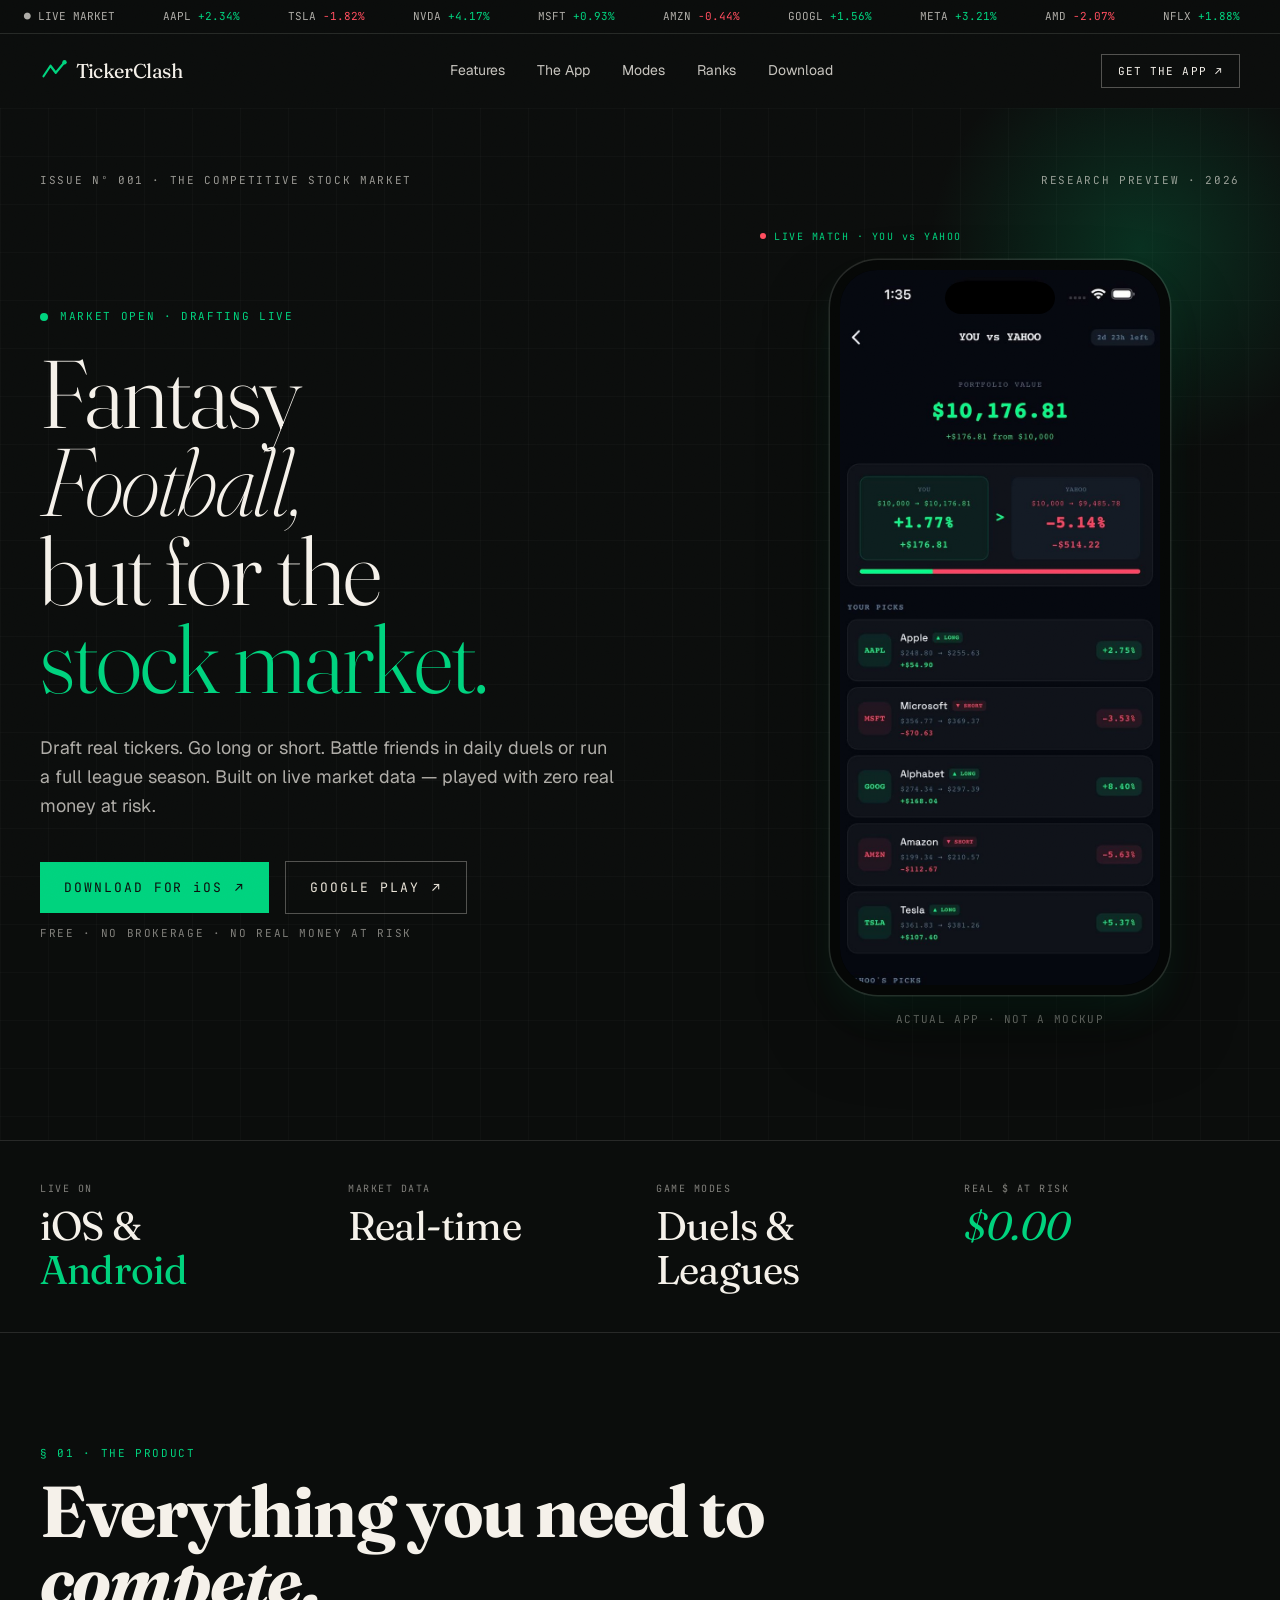
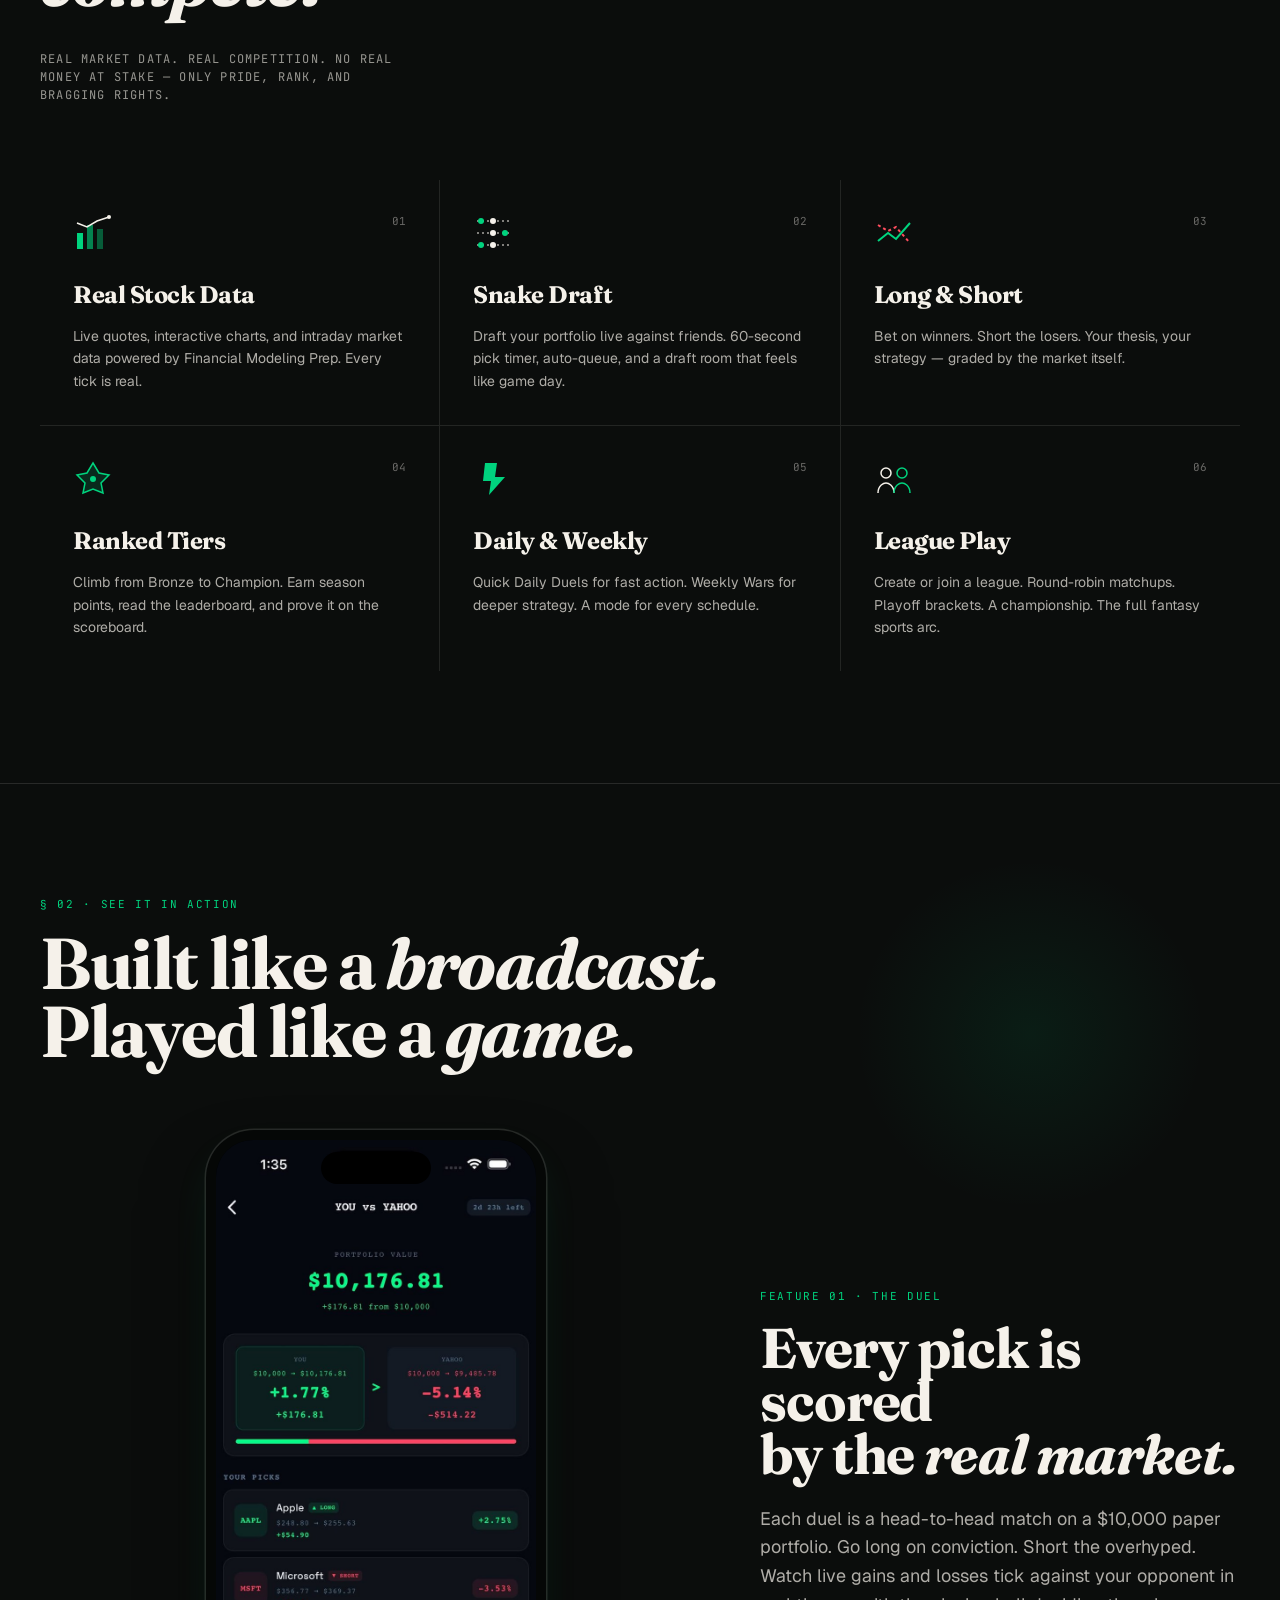
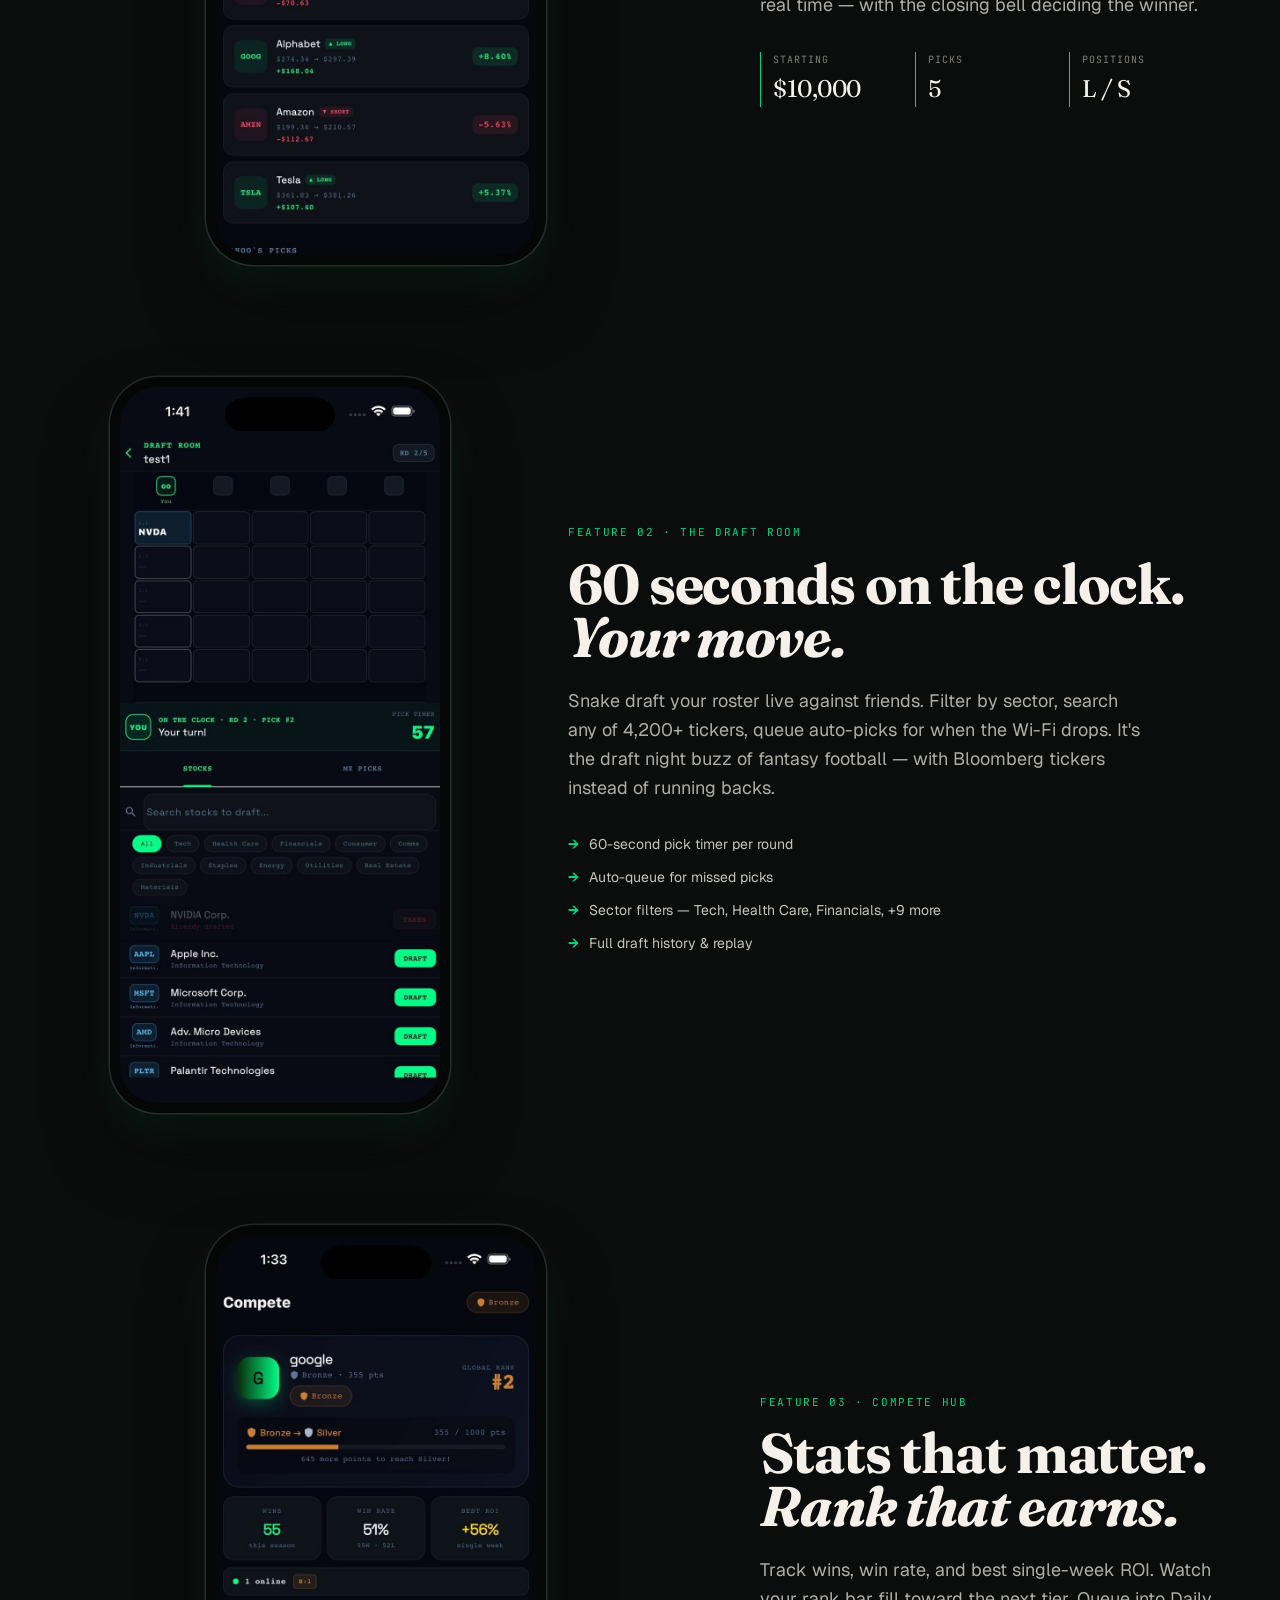
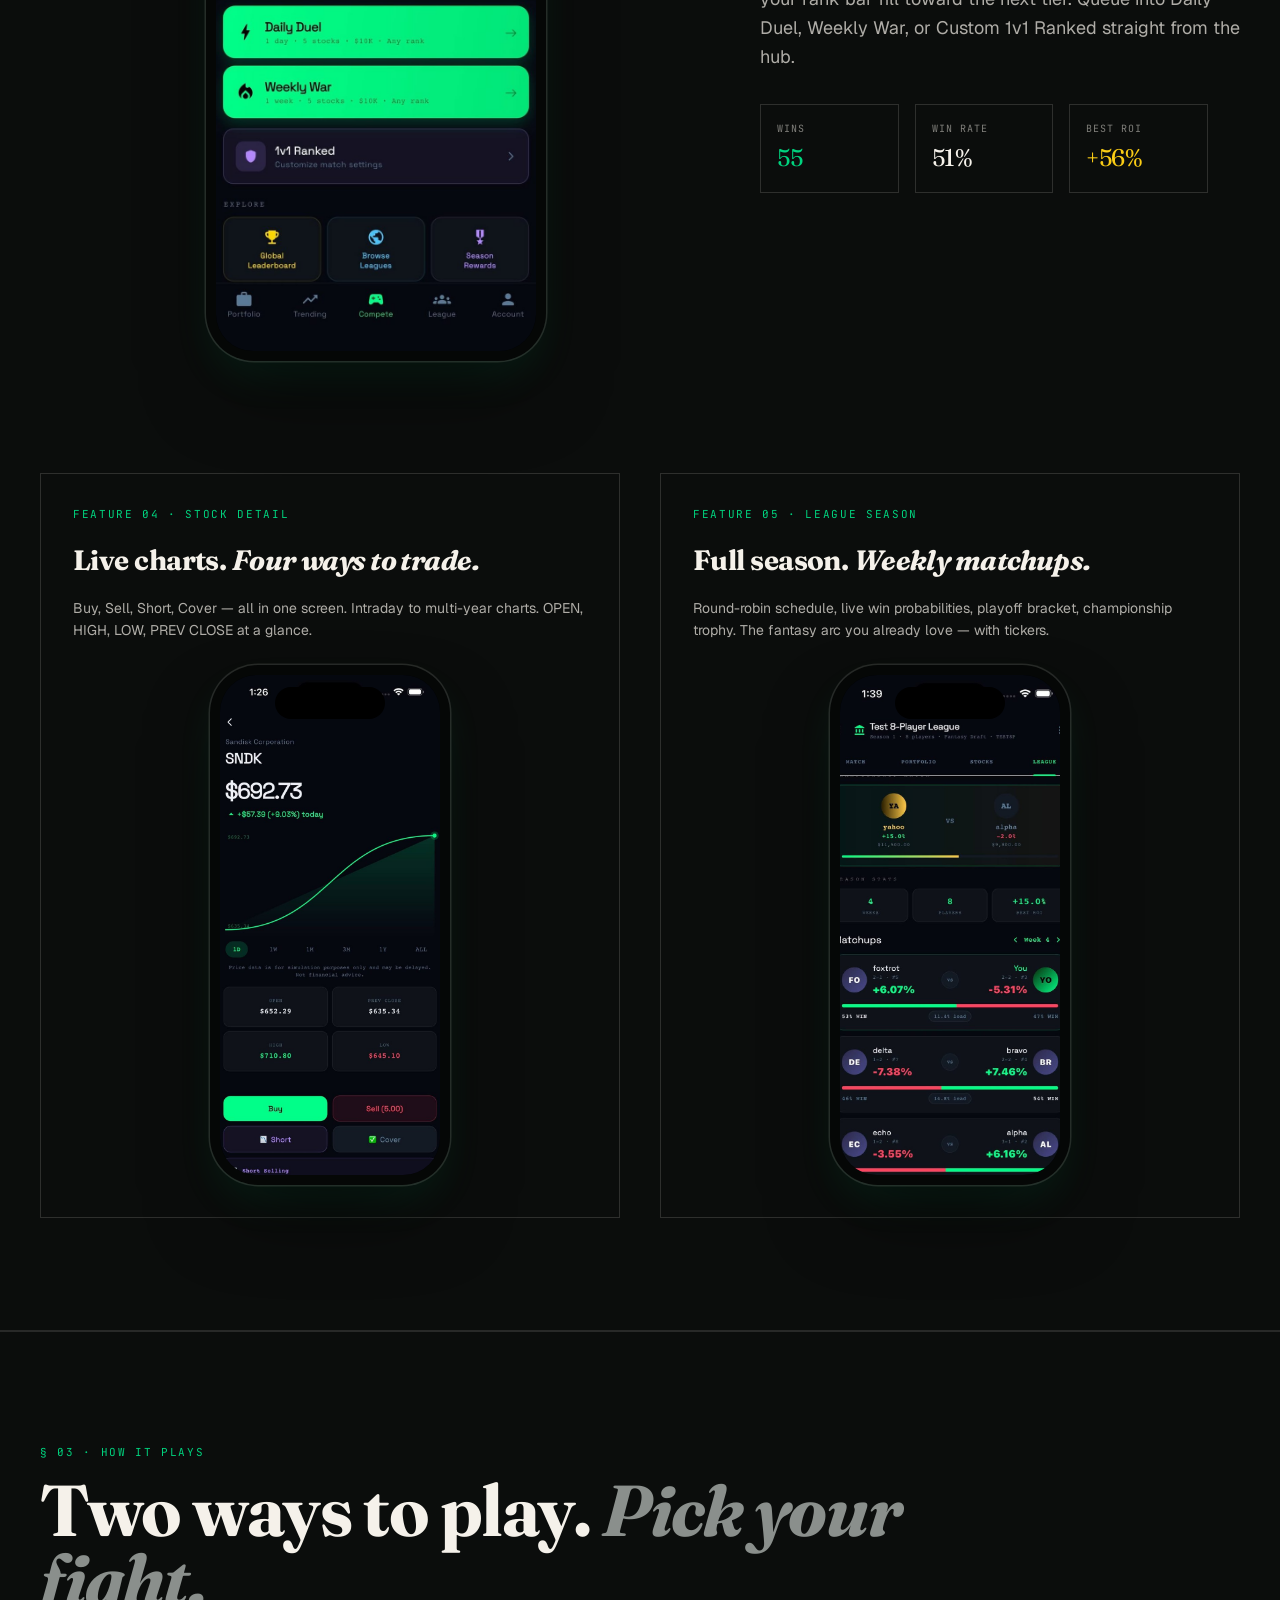
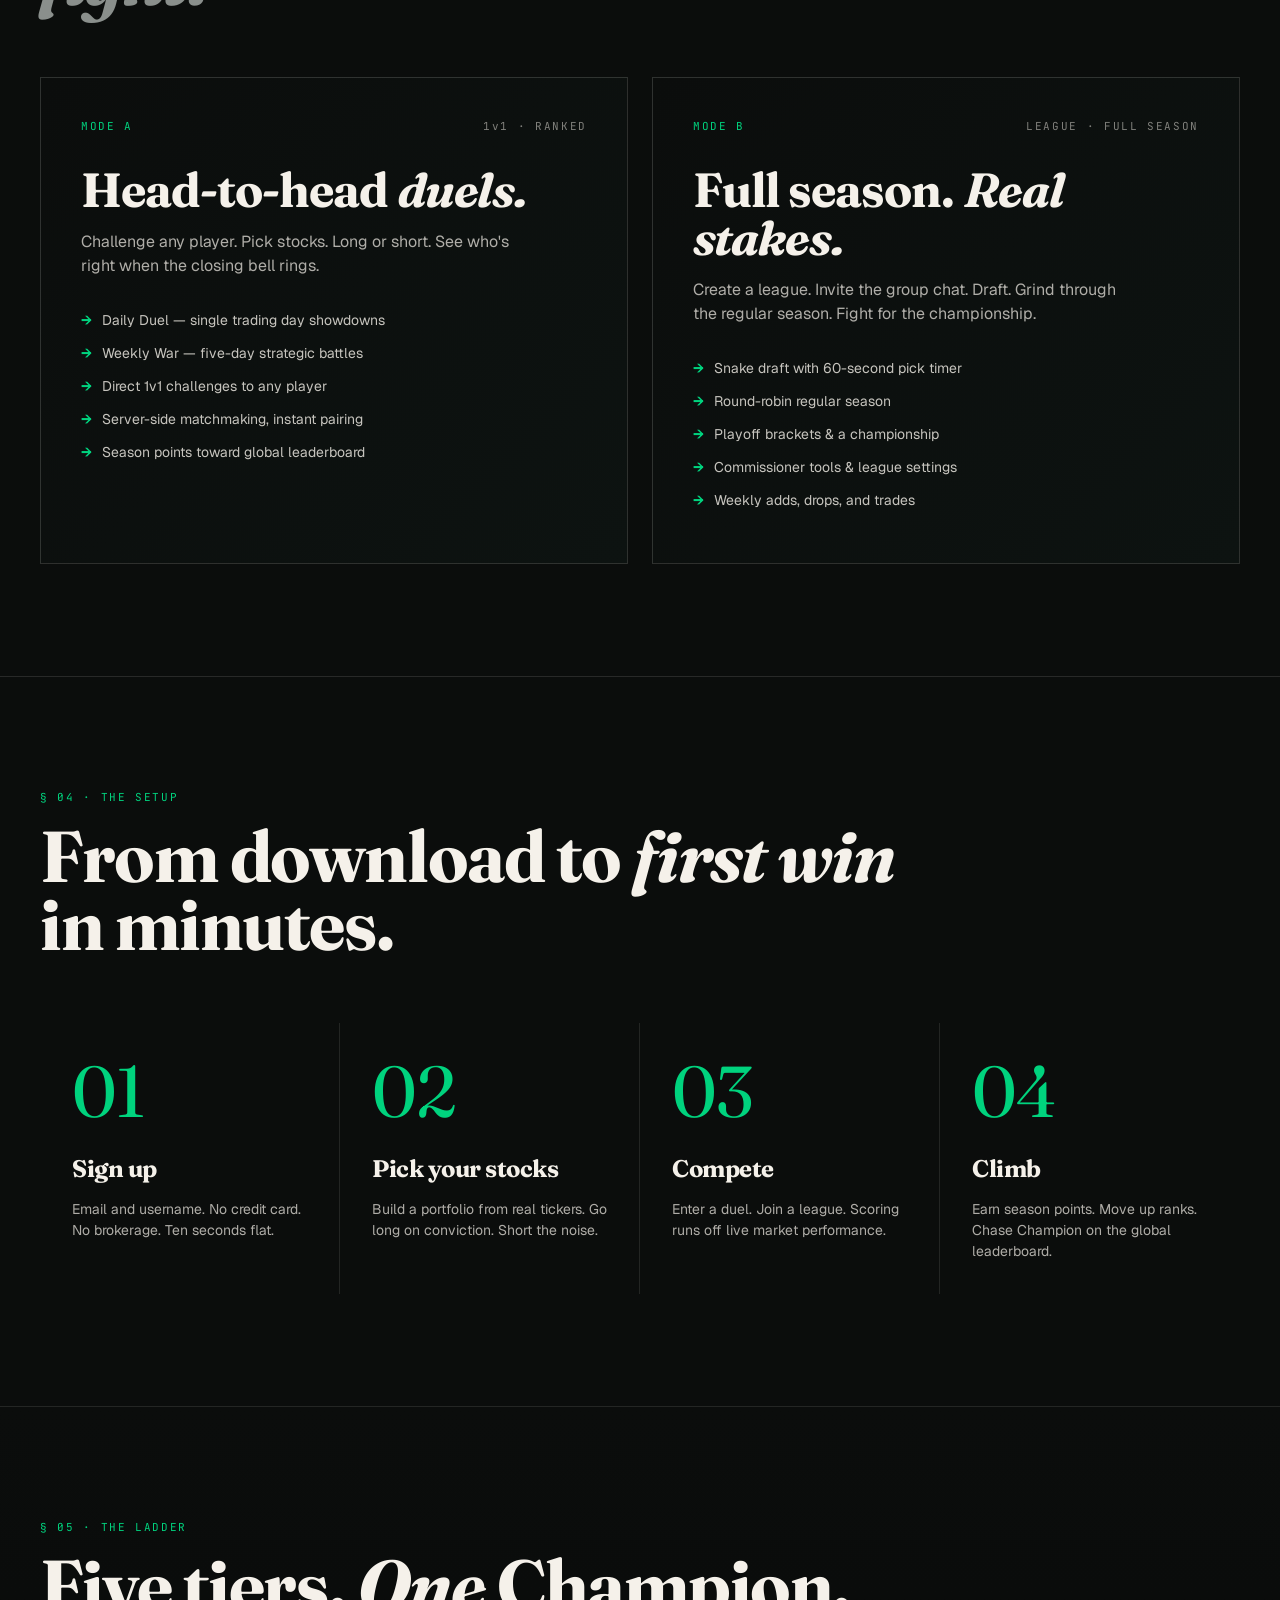
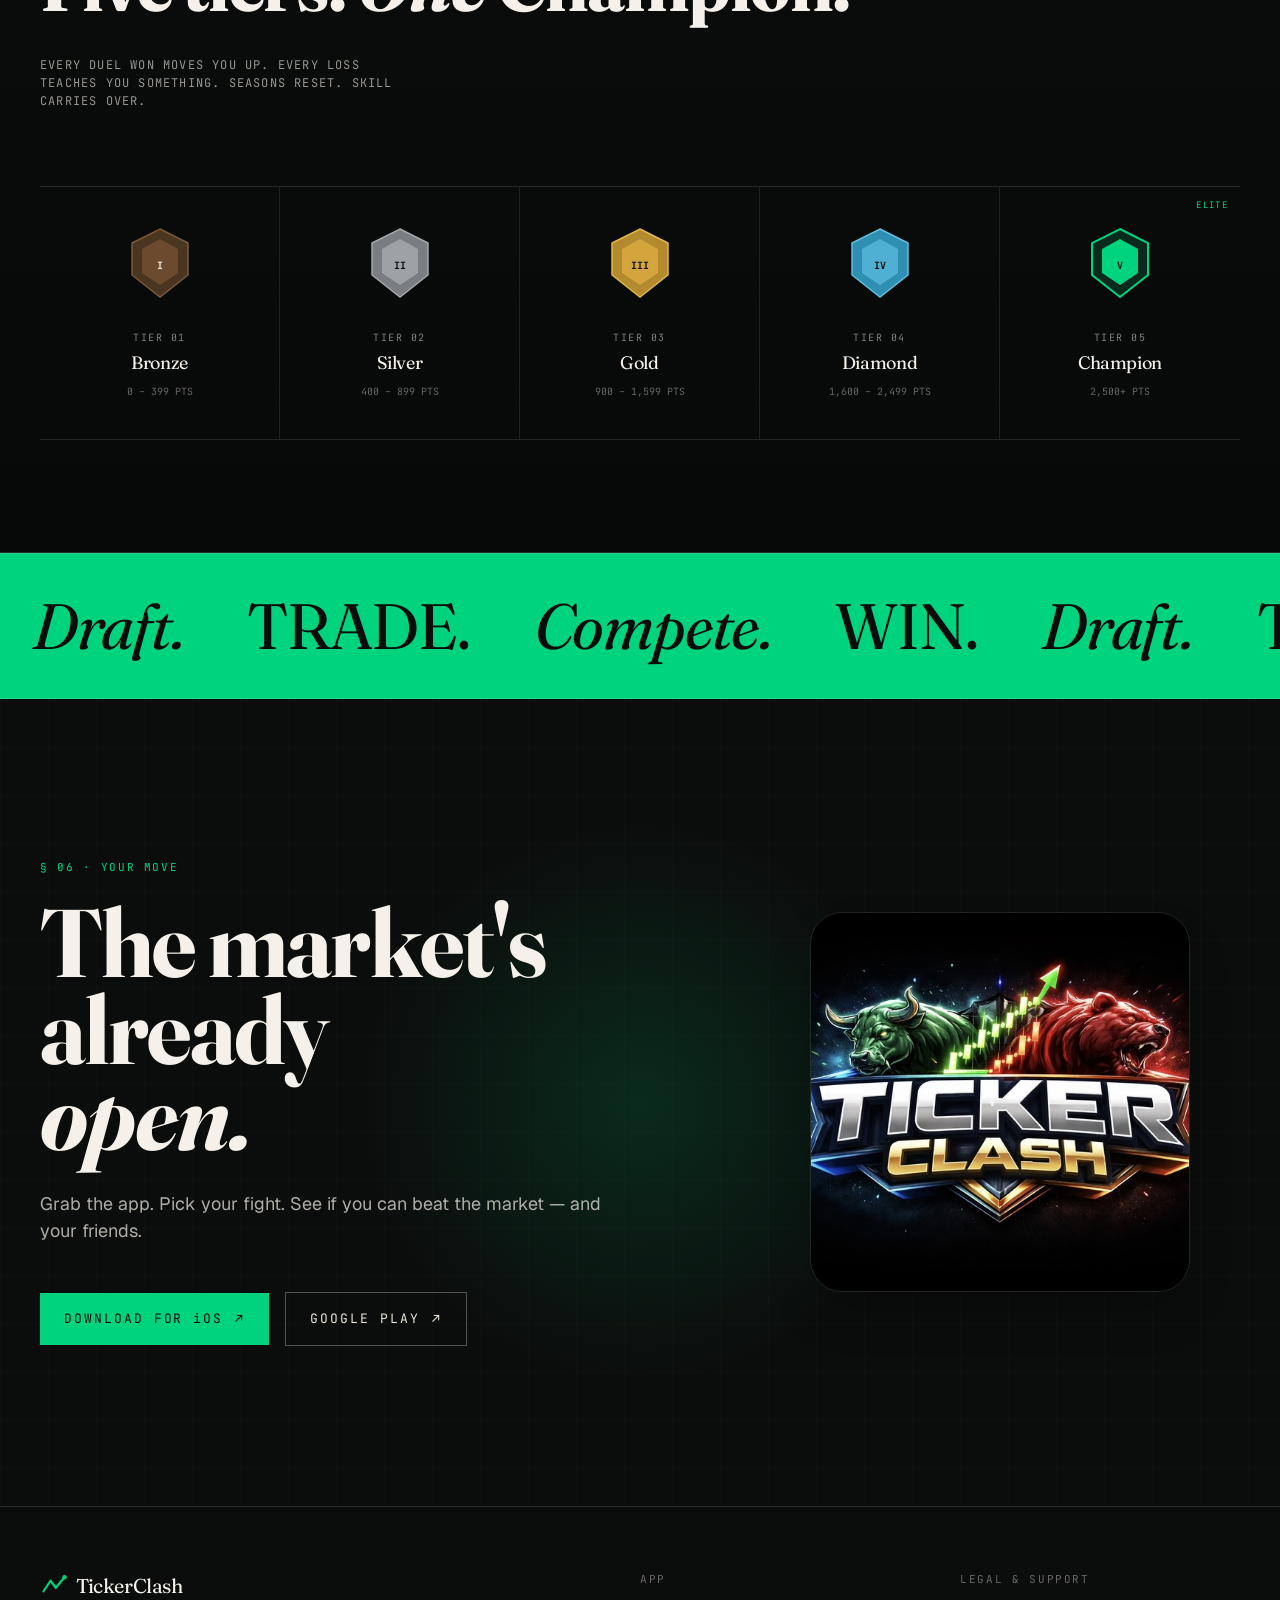
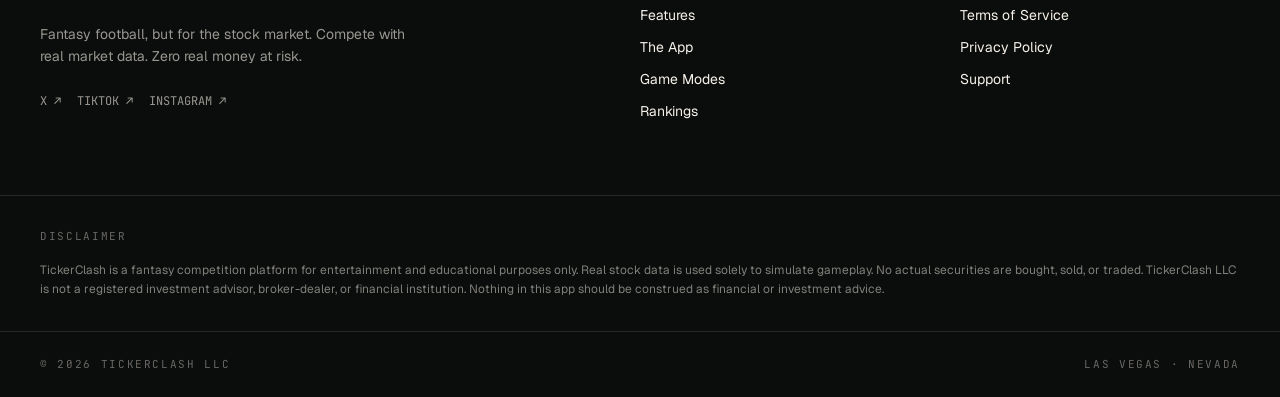
<file: index.html>
<!DOCTYPE html>
<html lang="en">
<head>
<!-- Google tag (gtag.js) -->
<script async src="https://www.googletagmanager.com/gtag/js?id=G-EDV371WJP3"></script>
<script>
  window.dataLayer = window.dataLayer || [];
  function gtag(){dataLayer.push(arguments);}
  gtag('js', new Date());
  gtag('config', 'G-EDV371WJP3');
</script>
<meta charset="UTF-8" />
<meta name="viewport" content="width=device-width, initial-scale=1.0" />
<title>TickerClash — Fantasy Football, but for the Stock Market</title>
<meta name="description" content="Draft real stocks. Compete in 1v1 duels and full leagues. Zero real money at risk." />

<!-- OG / social -->
<meta property="og:title" content="TickerClash — Fantasy Football, but for the Stock Market" />
<meta property="og:description" content="Draft real stocks. Compete in 1v1 duels and full leagues. Zero real money at risk." />
<meta property="og:image" content="https://tickerclash.com/img/app-icon.jpeg" />
<meta property="og:url" content="https://tickerclash.com/" />
<meta property="og:type" content="website" />
<meta name="twitter:card" content="summary_large_image" />

<link rel="icon" type="image/png" sizes="32x32" href="img/favicon-32.png" />
<link rel="apple-touch-icon" sizes="180x180" href="img/apple-touch-icon.png" />
<link rel="shortcut icon" href="favicon.ico" />

<link rel="preconnect" href="https://fonts.googleapis.com">
<link rel="preconnect" href="https://fonts.gstatic.com" crossorigin>
<link href="https://fonts.googleapis.com/css2?family=Fraunces:ital,opsz,wght@0,9..144,300..900;1,9..144,300..900&family=Geist:wght@300..800&family=JetBrains+Mono:wght@400;500;700&display=swap" rel="stylesheet">

<link rel="stylesheet" href="styles.css" />

<!-- Canonical -->
<link rel="canonical" href="https://tickerclash.com/" />

<!-- Robots -->
<meta name="robots" content="index,follow,max-image-preview:large" />

<!-- Twitter card metadata -->
<meta name="twitter:title" content="TickerClash — Fantasy Football, but for the Stock Market" />
<meta name="twitter:description" content="Draft real stocks. Compete in 1v1 duels and full leagues. Zero real money at risk." />
<meta name="twitter:image" content="https://tickerclash.com/img/app-icon.jpeg" />
<meta name="twitter:site" content="@TickerClashapp" />

<!-- Theme color for mobile browser chrome -->
<meta name="theme-color" content="#000000" />

<!-- Structured data: app + organization -->
<script type="application/ld+json">
{
  "@context": "https://schema.org",
  "@type": "MobileApplication",
  "name": "TickerClash",
  "operatingSystem": "iOS, Android",
  "applicationCategory": "GameApplication",
  "description": "Fantasy Football, but for the stock market. Draft real tickers, go long or short, and compete in duels or leagues with zero real money at risk.",
  "url": "https://tickerclash.com/",
  "image": "https://tickerclash.com/img/app-icon.jpeg",
  "installUrl": "https://apps.apple.com/us/app/tickerclash/id6761390811",
  "downloadUrl": ["https://apps.apple.com/us/app/tickerclash/id6761390811", "https://play.google.com/store/apps/details?id=com.tickerclash.app"],
  "offers": {
    "@type": "Offer",
    "price": "0",
    "priceCurrency": "USD"
  }
}
</script>
</script>

<script type="application/ld+json">
{
  "@context": "https://schema.org",
  "@type": "Organization",
  "name": "TickerClash",
  "url": "https://tickerclash.com/",
  "logo": "https://tickerclash.com/img/app-icon.jpeg",
  "sameAs": [
    "https://x.com/TickerClashapp",
    "https://www.tiktok.com/@tickerclashapp",
    "https://www.instagram.com/tickerclash"
  ]
}
</script>
</head>
<body class="grain antialiased">

<!-- LIVE TICKER -->
<div class="ticker-band">
  <div class="ticker-track">
    <span class="px-6">● LIVE MARKET</span>
    <span class="px-6">AAPL <span class="up">+2.34%</span></span>
    <span class="px-6">TSLA <span class="dn">-1.82%</span></span>
    <span class="px-6">NVDA <span class="up">+4.17%</span></span>
    <span class="px-6">MSFT <span class="up">+0.93%</span></span>
    <span class="px-6">AMZN <span class="dn">-0.44%</span></span>
    <span class="px-6">GOOGL <span class="up">+1.56%</span></span>
    <span class="px-6">META <span class="up">+3.21%</span></span>
    <span class="px-6">AMD <span class="dn">-2.07%</span></span>
    <span class="px-6">NFLX <span class="up">+1.88%</span></span>
    <span class="px-6">COIN <span class="up">+5.43%</span></span>
    <span class="px-6">JPM <span class="up">+0.62%</span></span>
    <span class="px-6">DIS <span class="dn">-0.71%</span></span>
    <span class="px-6">● LIVE MARKET</span>
    <span class="px-6">AAPL <span class="up">+2.34%</span></span>
    <span class="px-6">TSLA <span class="dn">-1.82%</span></span>
    <span class="px-6">NVDA <span class="up">+4.17%</span></span>
    <span class="px-6">MSFT <span class="up">+0.93%</span></span>
    <span class="px-6">AMZN <span class="dn">-0.44%</span></span>
    <span class="px-6">GOOGL <span class="up">+1.56%</span></span>
    <span class="px-6">META <span class="up">+3.21%</span></span>
    <span class="px-6">AMD <span class="dn">-2.07%</span></span>
    <span class="px-6">NFLX <span class="up">+1.88%</span></span>
    <span class="px-6">COIN <span class="up">+5.43%</span></span>
    <span class="px-6">JPM <span class="up">+0.62%</span></span>
    <span class="px-6">DIS <span class="dn">-0.71%</span></span>
  </div>
</div>

<!-- NAV -->
<nav class="nav">
  <a href="/" class="brand">
    <svg width="28" height="28" viewBox="0 0 32 32" fill="none"><path d="M4 22 L12 10 L18 18 L28 6" stroke="#00D37E" stroke-width="2.5" stroke-linecap="round" stroke-linejoin="round"/><circle cx="28" cy="6" r="2.5" fill="#00D37E"/></svg>
    <span class="serif">TickerClash</span>
  </a>
  <div class="nav-links">
    <a href="#features">Features</a>
    <a href="#app">The App</a>
    <a href="#modes">Modes</a>
    <a href="#ranks">Ranks</a>
    <a href="#download">Download</a>
  </div>
  <a href="#download" class="nav-cta mono">GET&nbsp;THE&nbsp;APP&nbsp;↗</a>
</nav>

<!-- HERO -->
<header class="hero">
  <div class="hero-bg grid-bg"></div>
  <div class="hero-glow"></div>

  <div class="container hero-inner">
    <div class="meta-row mono">
      <span>ISSUE Nº 001 · THE COMPETITIVE STOCK MARKET</span>
      <span class="hide-mobile">RESEARCH PREVIEW · 2026</span>
    </div>

    <div class="hero-grid">
      <div class="hero-text">
        <div class="live-badge mono">
          <span class="live-dot"></span>
          <span>MARKET OPEN · DRAFTING LIVE</span>
        </div>
        <h1 class="serif hero-h1">
          Fantasy<br/>
          <span class="italic thin">Football,</span><br/>
          but for the<br/>
          <span class="accent">stock market.</span>
        </h1>
        <p class="hero-sub">
          Draft real tickers. Go long or short. Battle friends in daily duels or run a full league season. Built on live market data — played with zero real money at risk.
        </p>
        <div class="cta-row">
          <a href="https://apps.apple.com/us/app/tickerclash/id6761390811" target="_blank" rel="noopener" class="btn btn-primary mono">
            DOWNLOAD FOR&nbsp;iOS <span>↗</span>
          </a>
          <a href="https://play.google.com/store/apps/details?id=com.tickerclash.app" target="_blank" rel="noopener" class="btn btn-ghost mono">GOOGLE&nbsp;PLAY <span>↗</span></a>
        </div>
        <p class="mono micro">FREE · NO&nbsp;BROKERAGE · NO&nbsp;REAL&nbsp;MONEY&nbsp;AT&nbsp;RISK</p>
      </div>

      <div class="hero-phone">
        <div class="phone-label mono"><span class="live-dot red"></span>LIVE MATCH · YOU vs YAHOO</div>
        <div class="iphone float">
          <div class="iphone-screen">
            <img src="img/duel.jpeg" alt="TickerClash live duel — you vs Yahoo" />
          </div>
        </div>
        <div class="phone-caption mono">ACTUAL APP · NOT A MOCKUP</div>
      </div>
    </div>
  </div>
</header>

<!-- BY THE NUMBERS -->
<section class="stats container-wide">
  <div class="stats-grid">
    <div><div class="stat-label mono">LIVE ON</div><div class="stat-val serif">iOS&nbsp;&amp;<br/><span class="accent">Android</span></div></div>
    <div><div class="stat-label mono">MARKET DATA</div><div class="stat-val serif">Real-time</div></div>
    <div><div class="stat-label mono">GAME MODES</div><div class="stat-val serif">Duels&nbsp;&amp;<br/>Leagues</div></div>
    <div><div class="stat-label mono">REAL $ AT RISK</div><div class="stat-val serif italic accent">$0.00</div></div>
  </div>
</section>

<!-- FEATURES -->
<section id="features" class="section">
  <div class="container">
    <div class="section-head">
      <div>
        <div class="section-tag mono">§ 01 · THE PRODUCT</div>
        <h2 class="serif section-h2">Everything you need to <span class="italic">compete.</span></h2>
      </div>
      <p class="section-kicker mono">Real market data. Real competition. No real money at stake — only pride, rank, and bragging rights.</p>
    </div>

    <div class="feat-grid">
      <article class="feat">
        <div class="feat-head">
          <svg width="40" height="40" viewBox="0 0 40 40" fill="none">
            <rect x="4" y="20" width="6" height="16" fill="#00D37E"/>
            <rect x="14" y="12" width="6" height="24" fill="#00D37E" fill-opacity=".6"/>
            <rect x="24" y="16" width="6" height="20" fill="#00D37E" fill-opacity=".4"/>
            <path d="M4 10 L14 14 L24 8 L36 4" stroke="#F5F1EA" stroke-width="1.5" fill="none"/>
            <circle cx="36" cy="4" r="2" fill="#F5F1EA"/>
          </svg>
          <span class="mono feat-num">01</span>
        </div>
        <h3 class="serif">Real Stock Data</h3>
        <p>Live quotes, interactive charts, and intraday market data powered by Financial Modeling Prep. Every tick is real.</p>
      </article>
      <article class="feat">
        <div class="feat-head">
          <svg width="40" height="40" viewBox="0 0 40 40" fill="none">
            <path d="M4 8 L36 8 M4 20 L36 20 M4 32 L36 32" stroke="#F5F1EA" stroke-width="1.2" stroke-dasharray="2 3"/>
            <circle cx="8" cy="8" r="3" fill="#00D37E"/>
            <circle cx="20" cy="8" r="3" fill="#F5F1EA"/>
            <circle cx="32" cy="20" r="3" fill="#00D37E"/>
            <circle cx="20" cy="20" r="3" fill="#F5F1EA"/>
            <circle cx="8" cy="32" r="3" fill="#00D37E"/>
            <circle cx="20" cy="32" r="3" fill="#F5F1EA"/>
          </svg>
          <span class="mono feat-num">02</span>
        </div>
        <h3 class="serif">Snake Draft</h3>
        <p>Draft your portfolio live against friends. 60-second pick timer, auto-queue, and a draft room that feels like game day.</p>
      </article>
      <article class="feat">
        <div class="feat-head">
          <svg width="40" height="40" viewBox="0 0 40 40" fill="none">
            <path d="M4 28 L14 20 L22 26 L36 10" stroke="#00D37E" stroke-width="2" fill="none"/>
            <path d="M4 12 L14 18 L22 14 L36 30" stroke="#FF4D5E" stroke-width="2" fill="none" stroke-dasharray="3 3"/>
          </svg>
          <span class="mono feat-num">03</span>
        </div>
        <h3 class="serif">Long &amp; Short</h3>
        <p>Bet on winners. Short the losers. Your thesis, your strategy — graded by the market itself.</p>
      </article>
      <article class="feat">
        <div class="feat-head">
          <svg width="40" height="40" viewBox="0 0 40 40" fill="none">
            <path d="M20 4 L26 14 L36 16 L28 24 L30 34 L20 30 L10 34 L12 24 L4 16 L14 14 Z" fill="#00D37E" fill-opacity=".15" stroke="#00D37E" stroke-width="1.5"/>
            <circle cx="20" cy="20" r="3" fill="#00D37E"/>
          </svg>
          <span class="mono feat-num">04</span>
        </div>
        <h3 class="serif">Ranked Tiers</h3>
        <p>Climb from Bronze to Champion. Earn season points, read the leaderboard, and prove it on the scoreboard.</p>
      </article>
      <article class="feat">
        <div class="feat-head">
          <svg width="40" height="40" viewBox="0 0 40 40" fill="none">
            <path d="M12 4 L24 4 L22 18 L32 18 L16 36 L18 22 L10 22 Z" fill="#00D37E"/>
          </svg>
          <span class="mono feat-num">05</span>
        </div>
        <h3 class="serif">Daily &amp; Weekly</h3>
        <p>Quick Daily Duels for fast action. Weekly Wars for deeper strategy. A mode for every schedule.</p>
      </article>
      <article class="feat">
        <div class="feat-head">
          <svg width="40" height="40" viewBox="0 0 40 40" fill="none">
            <circle cx="12" cy="14" r="5" stroke="#F5F1EA" stroke-width="1.5"/>
            <circle cx="28" cy="14" r="5" stroke="#00D37E" stroke-width="1.5"/>
            <path d="M4 34 C 4 26, 10 24, 12 24 C 14 24, 20 26, 20 34" stroke="#F5F1EA" stroke-width="1.5"/>
            <path d="M20 34 C 20 26, 26 24, 28 24 C 30 24, 36 26, 36 34" stroke="#00D37E" stroke-width="1.5"/>
          </svg>
          <span class="mono feat-num">06</span>
        </div>
        <h3 class="serif">League Play</h3>
        <p>Create or join a league. Round-robin matchups. Playoff brackets. A championship. The full fantasy sports arc.</p>
      </article>
    </div>
  </div>
</section>

<!-- THE APP -->
<section id="app" class="section section-alt app-section">
  <div class="app-glow"></div>
  <div class="container">
    <div class="section-head">
      <div>
        <div class="section-tag mono">§ 02 · SEE IT IN ACTION</div>
        <h2 class="serif section-h2">Built like a <span class="italic">broadcast.</span> Played like a <span class="italic">game.</span></h2>
      </div>
    </div>

    <!-- Duel -->
    <div class="showcase">
      <div class="showcase-text order-2">
        <div class="section-tag mono">FEATURE 01 · THE DUEL</div>
        <h3 class="serif showcase-h3">Every pick is scored<br/>by the <span class="italic">real market.</span></h3>
        <p>Each duel is a head-to-head match on a $10,000 paper portfolio. Go long on conviction. Short the overhyped. Watch live gains and losses tick against your opponent in real time — with the closing bell deciding the winner.</p>
        <div class="mini-stats">
          <div><div class="mono micro">STARTING</div><div class="serif big">$10,000</div></div>
          <div><div class="mono micro">PICKS</div><div class="serif big">5</div></div>
          <div><div class="mono micro">POSITIONS</div><div class="serif big">L / S</div></div>
        </div>
      </div>
      <div class="showcase-phone order-1">
        <div class="iphone">
          <div class="iphone-screen"><img src="img/duel.jpeg" alt="You vs Yahoo live duel"/></div>
        </div>
      </div>
    </div>

    <!-- Draft -->
    <div class="showcase reverse">
      <div class="showcase-phone">
        <div class="iphone">
          <div class="iphone-screen"><img src="img/draft.jpeg" alt="Draft room with pick timer"/></div>
        </div>
      </div>
      <div class="showcase-text">
        <div class="section-tag mono">FEATURE 02 · THE DRAFT ROOM</div>
        <h3 class="serif showcase-h3">60 seconds on the clock. <span class="italic">Your move.</span></h3>
        <p>Snake draft your roster live against friends. Filter by sector, search any of 4,200+ tickers, queue auto-picks for when the Wi-Fi drops. It's the draft night buzz of fantasy football — with Bloomberg tickers instead of running backs.</p>
        <ul class="tick-list">
          <li>60-second pick timer per round</li>
          <li>Auto-queue for missed picks</li>
          <li>Sector filters — Tech, Health Care, Financials, +9 more</li>
          <li>Full draft history &amp; replay</li>
        </ul>
      </div>
    </div>

    <!-- Compete -->
    <div class="showcase">
      <div class="showcase-text order-2">
        <div class="section-tag mono">FEATURE 03 · COMPETE HUB</div>
        <h3 class="serif showcase-h3">Stats that matter. <span class="italic">Rank that earns.</span></h3>
        <p>Track wins, win rate, and best single-week ROI. Watch your rank bar fill toward the next tier. Queue into Daily Duel, Weekly War, or Custom 1v1 Ranked straight from the hub.</p>
        <div class="stat-cards">
          <div><div class="mono micro">WINS</div><div class="serif big accent">55</div></div>
          <div><div class="mono micro">WIN RATE</div><div class="serif big">51%</div></div>
          <div><div class="mono micro">BEST ROI</div><div class="serif big gold">+56%</div></div>
        </div>
      </div>
      <div class="showcase-phone order-1">
        <div class="iphone">
          <div class="iphone-screen"><img src="img/compete.jpeg" alt="Compete hub"/></div>
        </div>
      </div>
    </div>

    <!-- Stock + League -->
    <div class="dual-grid">
      <div class="dual-card">
        <div class="section-tag mono">FEATURE 04 · STOCK DETAIL</div>
        <h3 class="serif dual-h3">Live charts. <span class="italic">Four ways to trade.</span></h3>
        <p>Buy, Sell, Short, Cover — all in one screen. Intraday to multi-year charts. OPEN, HIGH, LOW, PREV CLOSE at a glance.</p>
        <div class="iphone small">
          <div class="iphone-screen"><img src="img/stock.jpeg" alt="Stock detail"/></div>
        </div>
      </div>
      <div class="dual-card">
        <div class="section-tag mono">FEATURE 05 · LEAGUE SEASON</div>
        <h3 class="serif dual-h3">Full season. <span class="italic">Weekly matchups.</span></h3>
        <p>Round-robin schedule, live win probabilities, playoff bracket, championship trophy. The fantasy arc you already love — with tickers.</p>
        <div class="iphone small">
          <div class="iphone-screen"><img src="img/league.jpeg" alt="League matchups"/></div>
        </div>
      </div>
    </div>
  </div>
</section>

<!-- MODES -->
<section id="modes" class="section section-alt">
  <div class="container">
    <div class="section-head">
      <div>
        <div class="section-tag mono">§ 03 · HOW IT PLAYS</div>
        <h2 class="serif section-h2">Two ways to play. <span class="italic dim">Pick your fight.</span></h2>
      </div>
    </div>
    <div class="modes-grid">
      <article class="mode-card">
        <div class="mode-head">
          <span class="mono accent">MODE A</span>
          <span class="mono dim">1v1 · RANKED</span>
        </div>
        <h3 class="serif mode-h3">Head-to-head <span class="italic">duels.</span></h3>
        <p>Challenge any player. Pick stocks. Long or short. See who's right when the closing bell rings.</p>
        <ul class="tick-list">
          <li>Daily Duel — single trading day showdowns</li>
          <li>Weekly War — five-day strategic battles</li>
          <li>Direct 1v1 challenges to any player</li>
          <li>Server-side matchmaking, instant pairing</li>
          <li>Season points toward global leaderboard</li>
        </ul>
      </article>
      <article class="mode-card">
        <div class="mode-head">
          <span class="mono accent">MODE B</span>
          <span class="mono dim">LEAGUE · FULL SEASON</span>
        </div>
        <h3 class="serif mode-h3">Full season. <span class="italic">Real stakes.</span></h3>
        <p>Create a league. Invite the group chat. Draft. Grind through the regular season. Fight for the championship.</p>
        <ul class="tick-list">
          <li>Snake draft with 60-second pick timer</li>
          <li>Round-robin regular season</li>
          <li>Playoff brackets &amp; a championship</li>
          <li>Commissioner tools &amp; league settings</li>
          <li>Weekly adds, drops, and trades</li>
        </ul>
      </article>
    </div>
  </div>
</section>

<!-- HOW IT WORKS -->
<section class="section">
  <div class="container">
    <div class="section-head">
      <div>
        <div class="section-tag mono">§ 04 · THE SETUP</div>
        <h2 class="serif section-h2">From download to <span class="italic">first win</span> in minutes.</h2>
      </div>
    </div>
    <div class="steps-grid">
      <div class="step"><div class="serif step-num">01</div><h3 class="serif">Sign up</h3><p>Email and username. No credit card. No brokerage. Ten seconds flat.</p></div>
      <div class="step"><div class="serif step-num">02</div><h3 class="serif">Pick your stocks</h3><p>Build a portfolio from real tickers. Go long on conviction. Short the noise.</p></div>
      <div class="step"><div class="serif step-num">03</div><h3 class="serif">Compete</h3><p>Enter a duel. Join a league. Scoring runs off live market performance.</p></div>
      <div class="step"><div class="serif step-num">04</div><h3 class="serif">Climb</h3><p>Earn season points. Move up ranks. Chase Champion on the global leaderboard.</p></div>
    </div>
  </div>
</section>

<!-- RANKS -->
<section id="ranks" class="section section-ranks">
  <div class="container">
    <div class="section-head">
      <div>
        <div class="section-tag mono">§ 05 · THE LADDER</div>
        <h2 class="serif section-h2">Five tiers. <span class="italic">One</span> Champion.</h2>
      </div>
      <p class="section-kicker mono">Every duel won moves you up. Every loss teaches you something. Seasons reset. Skill carries over.</p>
    </div>

    <div class="ranks-grid">
      <div class="rank">
        <svg width="64" height="72" viewBox="0 0 64 72" fill="none">
          <path d="M32 2 L60 16 V48 L32 70 L4 48 V16 Z" fill="#4A3520" stroke="#7a5a3a" stroke-width="1.5"/>
          <path d="M32 12 L50 22 V46 L32 58 L14 46 V22 Z" fill="#6B4A2E"/>
          <text x="32" y="42" text-anchor="middle" font-family="JetBrains Mono" font-size="10" font-weight="700" fill="#F5F1EA">I</text>
        </svg>
        <div class="mono rank-tier">TIER 01</div>
        <div class="serif rank-name">Bronze</div>
        <div class="mono rank-pts">0 – 399 PTS</div>
      </div>
      <div class="rank">
        <svg width="64" height="72" viewBox="0 0 64 72" fill="none">
          <path d="M32 2 L60 16 V48 L32 70 L4 48 V16 Z" fill="#7a7d82" stroke="#a3a7ac" stroke-width="1.5"/>
          <path d="M32 12 L50 22 V46 L32 58 L14 46 V22 Z" fill="#9ea2a7"/>
          <text x="32" y="42" text-anchor="middle" font-family="JetBrains Mono" font-size="10" font-weight="700" fill="#0B0D0C">II</text>
        </svg>
        <div class="mono rank-tier">TIER 02</div>
        <div class="serif rank-name">Silver</div>
        <div class="mono rank-pts">400 – 899 PTS</div>
      </div>
      <div class="rank">
        <svg width="64" height="72" viewBox="0 0 64 72" fill="none">
          <path d="M32 2 L60 16 V48 L32 70 L4 48 V16 Z" fill="#b38a2e" stroke="#e2b64f" stroke-width="1.5"/>
          <path d="M32 12 L50 22 V46 L32 58 L14 46 V22 Z" fill="#d4a53d"/>
          <text x="32" y="42" text-anchor="middle" font-family="JetBrains Mono" font-size="10" font-weight="700" fill="#0B0D0C">III</text>
        </svg>
        <div class="mono rank-tier">TIER 03</div>
        <div class="serif rank-name">Gold</div>
        <div class="mono rank-pts">900 – 1,599 PTS</div>
      </div>
      <div class="rank">
        <svg width="64" height="72" viewBox="0 0 64 72" fill="none">
          <path d="M32 2 L60 16 V48 L32 70 L4 48 V16 Z" fill="#2e8fb3" stroke="#5fc1e0" stroke-width="1.5"/>
          <path d="M32 12 L50 22 V46 L32 58 L14 46 V22 Z" fill="#4fb0d4"/>
          <text x="32" y="42" text-anchor="middle" font-family="JetBrains Mono" font-size="10" font-weight="700" fill="#0B0D0C">IV</text>
        </svg>
        <div class="mono rank-tier">TIER 04</div>
        <div class="serif rank-name">Diamond</div>
        <div class="mono rank-pts">1,600 – 2,499 PTS</div>
      </div>
      <div class="rank rank-elite">
        <div class="elite-tag mono">ELITE</div>
        <svg width="64" height="72" viewBox="0 0 64 72" fill="none">
          <path d="M32 2 L60 16 V48 L32 70 L4 48 V16 Z" fill="#0A2A1E" stroke="#00D37E" stroke-width="2"/>
          <path d="M32 12 L50 22 V46 L32 58 L14 46 V22 Z" fill="#00D37E"/>
          <text x="32" y="42" text-anchor="middle" font-family="JetBrains Mono" font-size="10" font-weight="700" fill="#0B0D0C">V</text>
        </svg>
        <div class="mono rank-tier accent">TIER 05</div>
        <div class="serif rank-name">Champion</div>
        <div class="mono rank-pts">2,500+ PTS</div>
      </div>
    </div>
  </div>
</section>

<!-- PULL QUOTE -->
<section class="pull-quote">
  <div class="pull-track">
    <span class="serif italic">Draft.</span>
    <span class="serif">TRADE.</span>
    <span class="serif italic">Compete.</span>
    <span class="serif">WIN.</span>
    <span class="serif italic">Draft.</span>
    <span class="serif">TRADE.</span>
    <span class="serif italic">Compete.</span>
    <span class="serif">WIN.</span>
    <span class="serif italic">Draft.</span>
    <span class="serif">TRADE.</span>
    <span class="serif italic">Compete.</span>
    <span class="serif">WIN.</span>
  </div>
</section>

<!-- FINAL CTA -->
<section id="download" class="cta-section">
  <div class="cta-grid-bg grid-bg"></div>
  <div class="cta-glow"></div>
  <div class="container cta-inner">
    <div class="cta-grid">
      <div class="cta-text">
        <div class="section-tag mono">§ 06 · YOUR MOVE</div>
        <h2 class="serif cta-h2">The market's already<br/><span class="italic">open.</span></h2>
        <p>Grab the app. Pick your fight. See if you can beat the market — and your friends.</p>
        <div class="cta-row">
          <a href="https://apps.apple.com/us/app/tickerclash/id6761390811" target="_blank" rel="noopener" class="btn btn-primary mono">DOWNLOAD FOR&nbsp;iOS <span>↗</span></a>
          <a href="https://play.google.com/store/apps/details?id=com.tickerclash.app" target="_blank" rel="noopener" class="btn btn-ghost mono">GOOGLE&nbsp;PLAY <span>↗</span></a>
        </div>
      </div>
      <div class="cta-icon">
        <div class="icon-glow"></div>
        <img src="img/app-icon.jpeg" alt="TickerClash app icon" class="icon-img float"/>
      </div>
    </div>
  </div>
</section>

<!-- FOOTER -->
<footer class="footer">
  <div class="container footer-grid">
    <div class="footer-brand">
      <div class="brand">
        <svg width="28" height="28" viewBox="0 0 32 32" fill="none"><path d="M4 22 L12 10 L18 18 L28 6" stroke="#00D37E" stroke-width="2.5" stroke-linecap="round" stroke-linejoin="round"/><circle cx="28" cy="6" r="2.5" fill="#00D37E"/></svg>
        <span class="serif">TickerClash</span>
      </div>
      <p>Fantasy football, but for the stock market. Compete with real market data. Zero real money at risk.</p>
      <div class="footer-social mono">
        <a href="https://x.com/TickerClashapp">X ↗</a>
        <a href="https://tiktok.com/@tickerclashapp">TIKTOK ↗</a>
        <a href="https://instagram.com/tickerclash">INSTAGRAM ↗</a>
      </div>
    </div>
    <div>
      <div class="mono footer-head">APP</div>
      <ul>
        <li><a href="#features">Features</a></li>
        <li><a href="#app">The App</a></li>
        <li><a href="#modes">Game Modes</a></li>
        <li><a href="#ranks">Rankings</a></li>
      </ul>
    </div>
    <div>
      <div class="mono footer-head">LEGAL &amp; SUPPORT</div>
      <ul>
        <li><a href="terms-of-service.html">Terms of Service</a></li>
        <li><a href="privacy-policy.html">Privacy Policy</a></li>
        <li><a href="support.html">Support</a></li>
      </ul>
    </div>
  </div>

  <div class="footer-disclaimer">
    <div class="container">
      <div class="mono footer-head">DISCLAIMER</div>
      <p>TickerClash is a fantasy competition platform for entertainment and educational purposes only. Real stock data is used solely to simulate gameplay. No actual securities are bought, sold, or traded. TickerClash LLC is not a registered investment advisor, broker-dealer, or financial institution. Nothing in this app should be construed as financial or investment advice.</p>
    </div>
  </div>

  <div class="footer-bottom">
    <div class="container footer-bottom-row mono">
      <span>© 2026 TICKERCLASH LLC</span>
      <span>LAS VEGAS · NEVADA</span>
    </div>
  </div>
</footer>

</body>
</html>
</file>
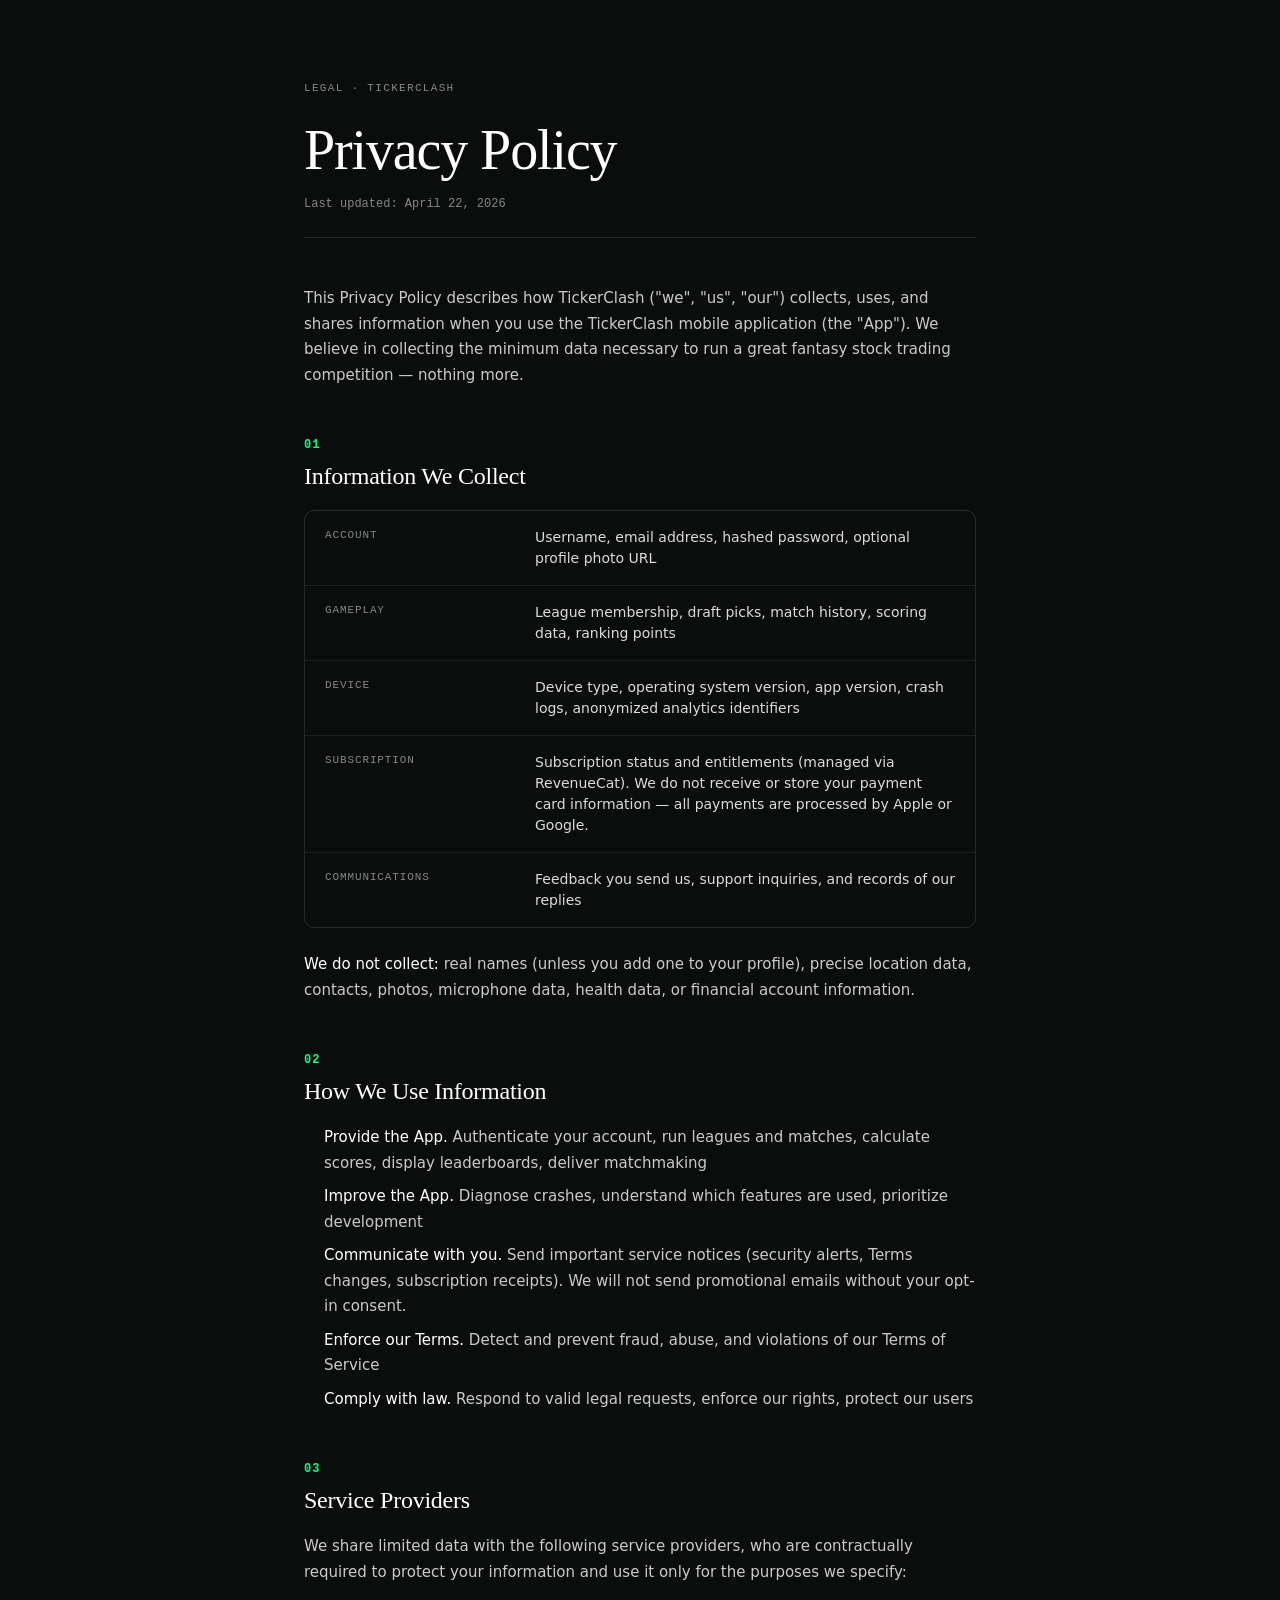
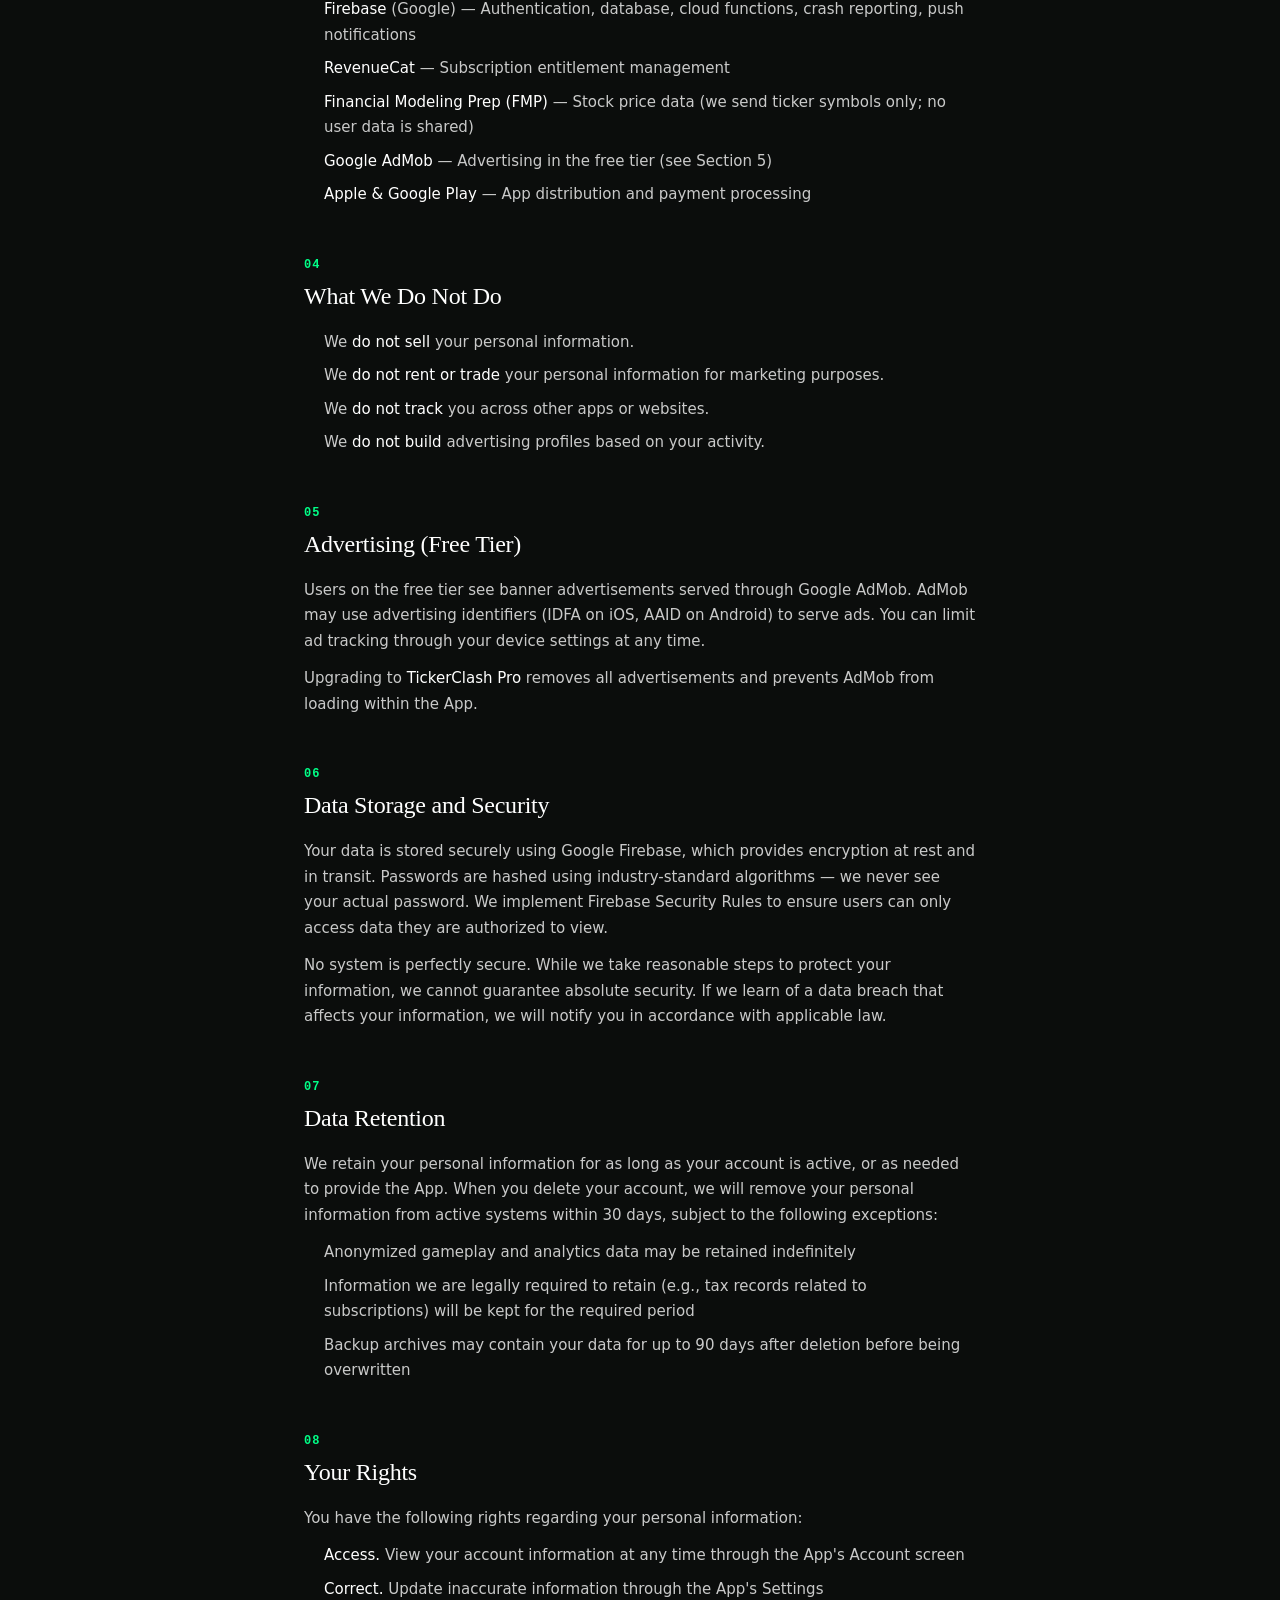
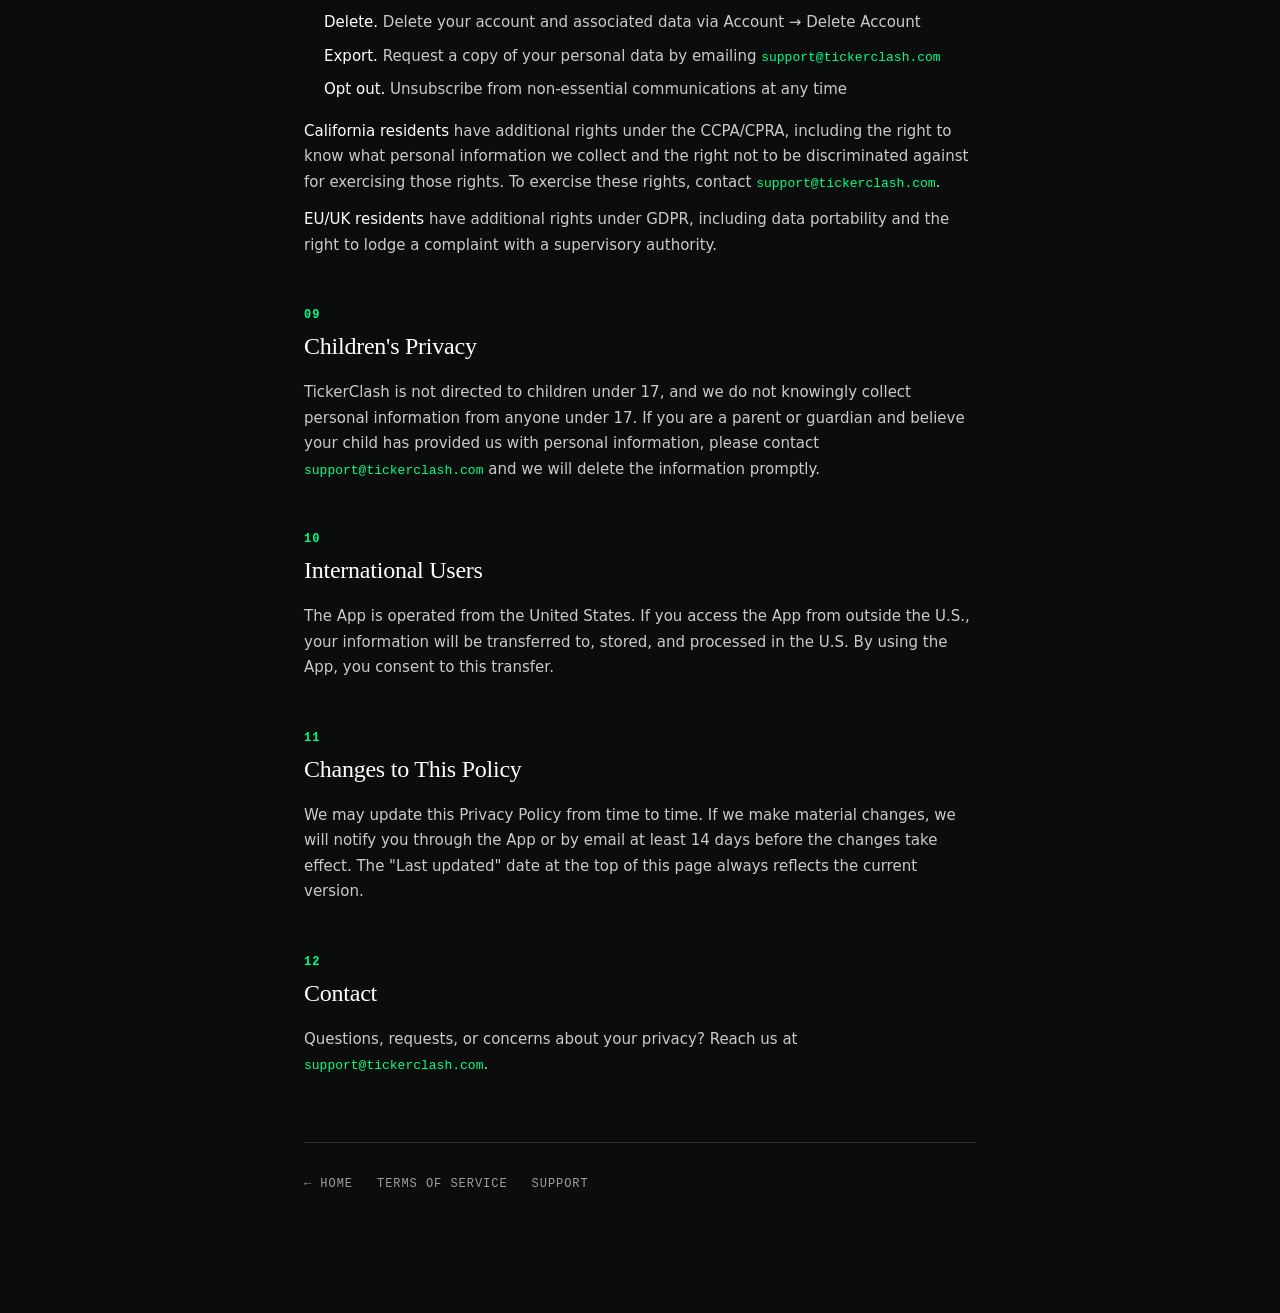
<file: privacy-policy.html>
<!DOCTYPE html>
<html lang="en">
<head>
<!-- Google tag (gtag.js) -->
<script async src="https://www.googletagmanager.com/gtag/js?id=G-EDV371WJP3"></script>
<script>
  window.dataLayer = window.dataLayer || [];
  function gtag(){dataLayer.push(arguments);}
  gtag('js', new Date());
  gtag('config', 'G-EDV371WJP3');
</script>
<meta charset="UTF-8">
<meta name="viewport" content="width=device-width, initial-scale=1.0">
<title>Privacy Policy — TickerClash</title>
<meta name="description" content="TickerClash Privacy Policy. How we collect, use, and protect your information.">
<link rel="icon" type="image/png" href="img/favicon-32.png">
<link rel="stylesheet" href="styles.css">
<style>
  .legal-shell {
    max-width: 720px;
    margin: 0 auto;
    padding: 80px 24px 120px;
  }
  .legal-eyebrow {
    font-family: 'JetBrains Mono', monospace;
    font-size: 11px;
    letter-spacing: 0.12em;
    text-transform: uppercase;
    color: rgba(255, 255, 255, 0.5);
    margin-bottom: 24px;
  }
  .legal-title {
    font-family: 'Fraunces', serif;
    font-size: 56px;
    font-weight: 400;
    line-height: 1.05;
    letter-spacing: -0.02em;
    margin: 0 0 16px;
    color: #fff;
  }
  .legal-updated {
    font-family: 'JetBrains Mono', monospace;
    font-size: 12px;
    color: rgba(255, 255, 255, 0.5);
    margin-bottom: 48px;
    padding-bottom: 24px;
    border-bottom: 1px solid rgba(255, 255, 255, 0.12);
  }
  .legal-section { margin-bottom: 48px; }
  .legal-section h2 {
    font-family: 'Fraunces', serif;
    font-size: 24px;
    font-weight: 400;
    letter-spacing: -0.01em;
    color: #fff;
    margin: 0 0 16px;
  }
  .legal-section h2 .legal-num {
    font-family: 'JetBrains Mono', monospace;
    font-size: 12px;
    font-weight: 600;
    color: #00FF87;
    display: block;
    margin-bottom: 4px;
    letter-spacing: 0.08em;
  }
  .legal-section p,
  .legal-section li {
    font-size: 15px;
    line-height: 1.7;
    color: rgba(255, 255, 255, 0.78);
    margin: 0 0 12px;
  }
  .legal-section ul {
    padding-left: 20px;
    margin: 12px 0 16px;
  }
  .legal-section li { margin-bottom: 8px; }
  .legal-section strong { color: #fff; font-weight: 500; }
  .legal-term {
    font-family: 'JetBrains Mono', monospace;
    font-size: 13px;
    color: #00FF87;
  }
  .data-table {
    margin: 16px 0 24px;
    border: 1px solid rgba(255, 255, 255, 0.12);
    border-radius: 10px;
    overflow: hidden;
  }
  .data-table-row {
    display: grid;
    grid-template-columns: 1fr 2fr;
    padding: 16px 20px;
    border-bottom: 1px solid rgba(255, 255, 255, 0.08);
  }
  .data-table-row:last-child { border-bottom: none; }
  .data-table-label {
    font-family: 'JetBrains Mono', monospace;
    font-size: 11px;
    letter-spacing: 0.08em;
    text-transform: uppercase;
    color: rgba(255, 255, 255, 0.5);
  }
  .data-table-value {
    font-size: 14px;
    color: rgba(255, 255, 255, 0.85);
    line-height: 1.5;
  }
  .legal-nav {
    display: flex;
    gap: 24px;
    margin-top: 64px;
    padding-top: 32px;
    border-top: 1px solid rgba(255, 255, 255, 0.12);
    font-family: 'JetBrains Mono', monospace;
    font-size: 12px;
    letter-spacing: 0.08em;
    text-transform: uppercase;
  }
  .legal-nav a {
    color: rgba(255, 255, 255, 0.6);
    text-decoration: none;
    transition: color 0.15s;
  }
  .legal-nav a:hover { color: #00FF87; }
  @media (max-width: 640px) {
    .legal-shell { padding: 48px 20px 80px; }
    .legal-title { font-size: 40px; }
    .data-table-row { grid-template-columns: 1fr; gap: 4px; }
  }
</style>
</head>
<body>

<main class="legal-shell">

  <div class="legal-eyebrow">Legal · TickerClash</div>
  <h1 class="legal-title">Privacy Policy</h1>
  <div class="legal-updated">Last updated: April 22, 2026</div>

  <section class="legal-section">
    <p>This Privacy Policy describes how TickerClash ("we", "us", "our") collects, uses, and shares information when you use the TickerClash mobile application (the "App"). We believe in collecting the minimum data necessary to run a great fantasy stock trading competition — nothing more.</p>
  </section>

  <section class="legal-section">
    <h2><span class="legal-num">01</span>Information We Collect</h2>

    <div class="data-table">
      <div class="data-table-row">
        <div class="data-table-label">Account</div>
        <div class="data-table-value">Username, email address, hashed password, optional profile photo URL</div>
      </div>
      <div class="data-table-row">
        <div class="data-table-label">Gameplay</div>
        <div class="data-table-value">League membership, draft picks, match history, scoring data, ranking points</div>
      </div>
      <div class="data-table-row">
        <div class="data-table-label">Device</div>
        <div class="data-table-value">Device type, operating system version, app version, crash logs, anonymized analytics identifiers</div>
      </div>
      <div class="data-table-row">
        <div class="data-table-label">Subscription</div>
        <div class="data-table-value">Subscription status and entitlements (managed via RevenueCat). We do not receive or store your payment card information — all payments are processed by Apple or Google.</div>
      </div>
      <div class="data-table-row">
        <div class="data-table-label">Communications</div>
        <div class="data-table-value">Feedback you send us, support inquiries, and records of our replies</div>
      </div>
    </div>

    <p><strong>We do not collect:</strong> real names (unless you add one to your profile), precise location data, contacts, photos, microphone data, health data, or financial account information.</p>
  </section>

  <section class="legal-section">
    <h2><span class="legal-num">02</span>How We Use Information</h2>
    <ul>
      <li><strong>Provide the App.</strong> Authenticate your account, run leagues and matches, calculate scores, display leaderboards, deliver matchmaking</li>
      <li><strong>Improve the App.</strong> Diagnose crashes, understand which features are used, prioritize development</li>
      <li><strong>Communicate with you.</strong> Send important service notices (security alerts, Terms changes, subscription receipts). We will not send promotional emails without your opt-in consent.</li>
      <li><strong>Enforce our Terms.</strong> Detect and prevent fraud, abuse, and violations of our Terms of Service</li>
      <li><strong>Comply with law.</strong> Respond to valid legal requests, enforce our rights, protect our users</li>
    </ul>
  </section>

  <section class="legal-section">
    <h2><span class="legal-num">03</span>Service Providers</h2>
    <p>We share limited data with the following service providers, who are contractually required to protect your information and use it only for the purposes we specify:</p>
    <ul>
      <li><strong>Firebase</strong> (Google) — Authentication, database, cloud functions, crash reporting, push notifications</li>
      <li><strong>RevenueCat</strong> — Subscription entitlement management</li>
      <li><strong>Financial Modeling Prep (FMP)</strong> — Stock price data (we send ticker symbols only; no user data is shared)</li>
      <li><strong>Google AdMob</strong> — Advertising in the free tier (see Section 5)</li>
      <li><strong>Apple &amp; Google Play</strong> — App distribution and payment processing</li>
    </ul>
  </section>

  <section class="legal-section">
    <h2><span class="legal-num">04</span>What We Do Not Do</h2>
    <ul>
      <li>We <strong>do not sell</strong> your personal information.</li>
      <li>We <strong>do not rent or trade</strong> your personal information for marketing purposes.</li>
      <li>We <strong>do not track</strong> you across other apps or websites.</li>
      <li>We <strong>do not build</strong> advertising profiles based on your activity.</li>
    </ul>
  </section>

  <section class="legal-section">
    <h2><span class="legal-num">05</span>Advertising (Free Tier)</h2>
    <p>Users on the free tier see banner advertisements served through Google AdMob. AdMob may use advertising identifiers (IDFA on iOS, AAID on Android) to serve ads. You can limit ad tracking through your device settings at any time.</p>
    <p>Upgrading to <strong>TickerClash Pro</strong> removes all advertisements and prevents AdMob from loading within the App.</p>
  </section>

  <section class="legal-section">
    <h2><span class="legal-num">06</span>Data Storage and Security</h2>
    <p>Your data is stored securely using Google Firebase, which provides encryption at rest and in transit. Passwords are hashed using industry-standard algorithms — we never see your actual password. We implement Firebase Security Rules to ensure users can only access data they are authorized to view.</p>
    <p>No system is perfectly secure. While we take reasonable steps to protect your information, we cannot guarantee absolute security. If we learn of a data breach that affects your information, we will notify you in accordance with applicable law.</p>
  </section>

  <section class="legal-section">
    <h2><span class="legal-num">07</span>Data Retention</h2>
    <p>We retain your personal information for as long as your account is active, or as needed to provide the App. When you delete your account, we will remove your personal information from active systems within 30 days, subject to the following exceptions:</p>
    <ul>
      <li>Anonymized gameplay and analytics data may be retained indefinitely</li>
      <li>Information we are legally required to retain (e.g., tax records related to subscriptions) will be kept for the required period</li>
      <li>Backup archives may contain your data for up to 90 days after deletion before being overwritten</li>
    </ul>
  </section>

  <section class="legal-section">
    <h2><span class="legal-num">08</span>Your Rights</h2>
    <p>You have the following rights regarding your personal information:</p>
    <ul>
      <li><strong>Access.</strong> View your account information at any time through the App's Account screen</li>
      <li><strong>Correct.</strong> Update inaccurate information through the App's Settings</li>
      <li><strong>Delete.</strong> Delete your account and associated data via Account → Delete Account</li>
      <li><strong>Export.</strong> Request a copy of your personal data by emailing <span class="legal-term">support@tickerclash.com</span></li>
      <li><strong>Opt out.</strong> Unsubscribe from non-essential communications at any time</li>
    </ul>
    <p><strong>California residents</strong> have additional rights under the CCPA/CPRA, including the right to know what personal information we collect and the right not to be discriminated against for exercising those rights. To exercise these rights, contact <span class="legal-term">support@tickerclash.com</span>.</p>
    <p><strong>EU/UK residents</strong> have additional rights under GDPR, including data portability and the right to lodge a complaint with a supervisory authority.</p>
  </section>

  <section class="legal-section">
    <h2><span class="legal-num">09</span>Children's Privacy</h2>
    <p>TickerClash is not directed to children under 17, and we do not knowingly collect personal information from anyone under 17. If you are a parent or guardian and believe your child has provided us with personal information, please contact <span class="legal-term">support@tickerclash.com</span> and we will delete the information promptly.</p>
  </section>

  <section class="legal-section">
    <h2><span class="legal-num">10</span>International Users</h2>
    <p>The App is operated from the United States. If you access the App from outside the U.S., your information will be transferred to, stored, and processed in the U.S. By using the App, you consent to this transfer.</p>
  </section>

  <section class="legal-section">
    <h2><span class="legal-num">11</span>Changes to This Policy</h2>
    <p>We may update this Privacy Policy from time to time. If we make material changes, we will notify you through the App or by email at least 14 days before the changes take effect. The "Last updated" date at the top of this page always reflects the current version.</p>
  </section>

  <section class="legal-section">
    <h2><span class="legal-num">12</span>Contact</h2>
    <p>Questions, requests, or concerns about your privacy? Reach us at <span class="legal-term">support@tickerclash.com</span>.</p>
  </section>

  <nav class="legal-nav">
    <a href="index.html">← Home</a>
    <a href="terms-of-service.html">Terms of Service</a>
    <a href="support.html">Support</a>
  </nav>

</main>

</body>
</html>
</file>
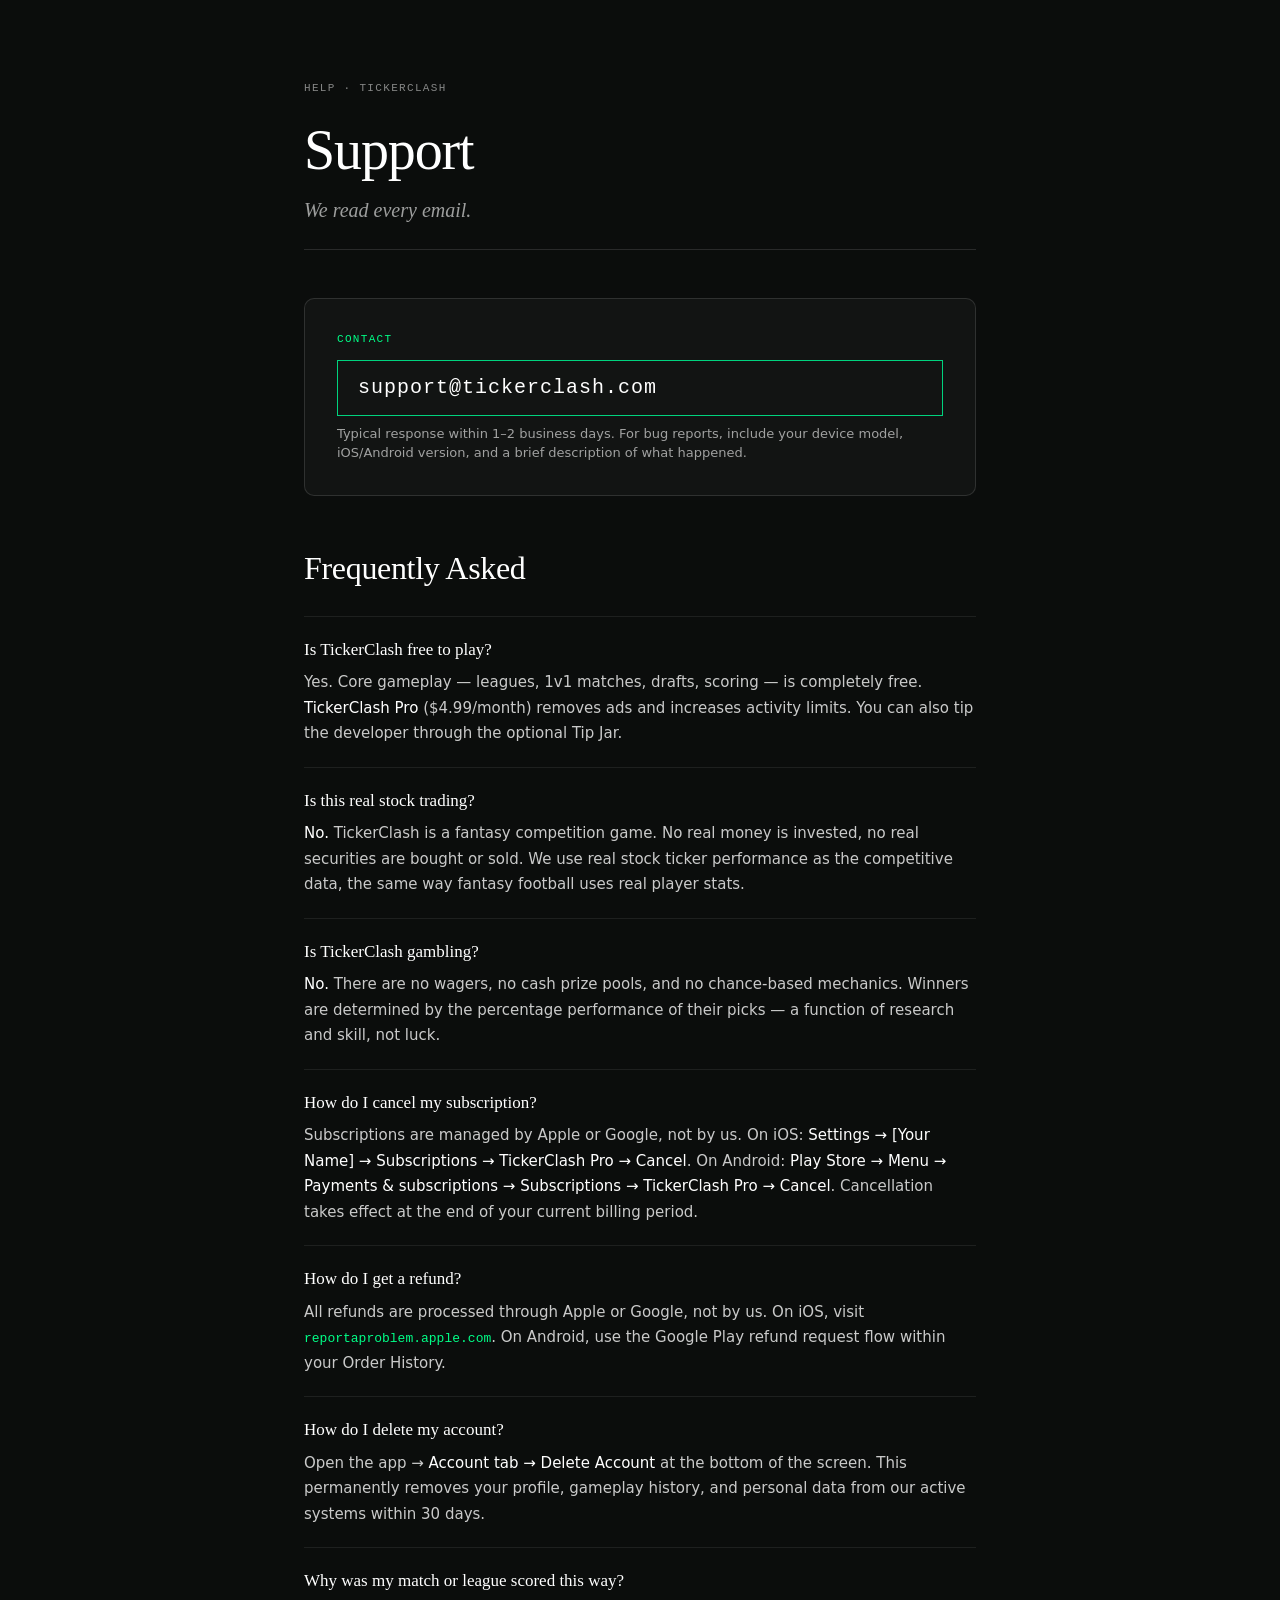
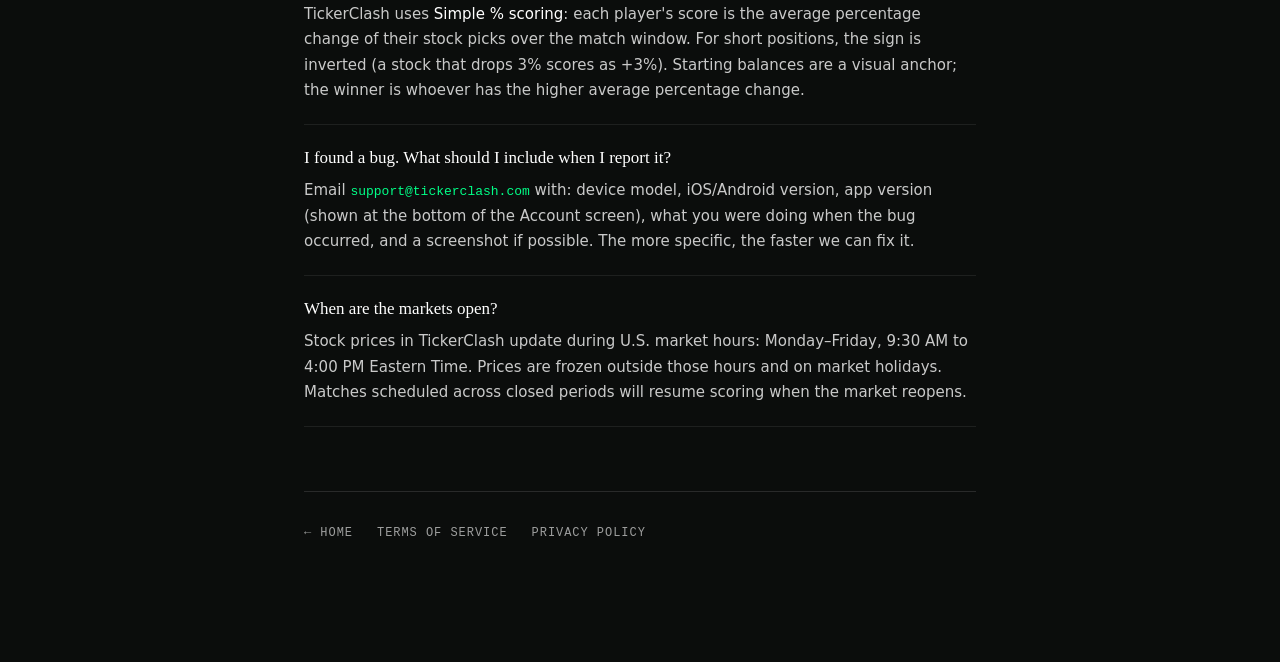
<file: support.html>
<!DOCTYPE html>
<html lang="en">
<head>
<!-- Google tag (gtag.js) -->
<script async src="https://www.googletagmanager.com/gtag/js?id=G-EDV371WJP3"></script>
<script>
  window.dataLayer = window.dataLayer || [];
  function gtag(){dataLayer.push(arguments);}
  gtag('js', new Date());
  gtag('config', 'G-EDV371WJP3');
</script>
<meta charset="UTF-8">
<meta name="viewport" content="width=device-width, initial-scale=1.0">
<title>Support — TickerClash</title>
<meta name="description" content="TickerClash support, help, and contact information.">
<link rel="icon" type="image/png" href="img/favicon-32.png">
<link rel="stylesheet" href="styles.css">
<style>
  .legal-shell {
    max-width: 720px;
    margin: 0 auto;
    padding: 80px 24px 120px;
  }
  .legal-eyebrow {
    font-family: 'JetBrains Mono', monospace;
    font-size: 11px;
    letter-spacing: 0.12em;
    text-transform: uppercase;
    color: rgba(255, 255, 255, 0.5);
    margin-bottom: 24px;
  }
  .legal-title {
    font-family: 'Fraunces', serif;
    font-size: 56px;
    font-weight: 400;
    line-height: 1.05;
    letter-spacing: -0.02em;
    margin: 0 0 16px;
    color: #fff;
  }
  .legal-sub {
    font-family: 'Fraunces', serif;
    font-size: 20px;
    font-style: italic;
    color: rgba(255, 255, 255, 0.6);
    margin-bottom: 48px;
    padding-bottom: 24px;
    border-bottom: 1px solid rgba(255, 255, 255, 0.12);
  }

  /* Contact card */
  .contact-card {
    border: 1px solid rgba(255, 255, 255, 0.12);
    background: rgba(255, 255, 255, 0.03);
    border-radius: 10px;
    padding: 32px;
    margin-bottom: 48px;
  }
  .contact-label {
    font-family: 'JetBrains Mono', monospace;
    font-size: 11px;
    letter-spacing: 0.12em;
    text-transform: uppercase;
    color: #00FF87;
    margin-bottom: 12px;
  }
  .contact-email {
    font-family: 'JetBrains Mono', monospace;
    font-size: 20px;
    color: #fff;
    text-decoration: none;
    display: block;
    margin-bottom: 8px;
  }
  .contact-email:hover { color: #00FF87; }
  .contact-meta {
    font-size: 13px;
    color: rgba(255, 255, 255, 0.6);
  }

  .faq-section { margin-bottom: 48px; }
  .faq-section h2 {
    font-family: 'Fraunces', serif;
    font-size: 32px;
    font-weight: 400;
    letter-spacing: -0.01em;
    color: #fff;
    margin: 0 0 24px;
  }
  .faq-item {
    padding: 20px 0;
    border-top: 1px solid rgba(255, 255, 255, 0.08);
  }
  .faq-item:last-child { border-bottom: 1px solid rgba(255, 255, 255, 0.08); }
  .faq-q {
    font-family: 'Fraunces', serif;
    font-size: 17px;
    color: #fff;
    margin: 0 0 8px;
  }
  .faq-a {
    font-size: 15px;
    line-height: 1.7;
    color: rgba(255, 255, 255, 0.78);
    margin: 0;
  }
  .faq-a strong { color: #fff; font-weight: 500; }
  .legal-term {
    font-family: 'JetBrains Mono', monospace;
    font-size: 13px;
    color: #00FF87;
  }

  .legal-nav {
    display: flex;
    gap: 24px;
    margin-top: 64px;
    padding-top: 32px;
    border-top: 1px solid rgba(255, 255, 255, 0.12);
    font-family: 'JetBrains Mono', monospace;
    font-size: 12px;
    letter-spacing: 0.08em;
    text-transform: uppercase;
  }
  .legal-nav a {
    color: rgba(255, 255, 255, 0.6);
    text-decoration: none;
    transition: color 0.15s;
  }
  .legal-nav a:hover { color: #00FF87; }

  @media (max-width: 640px) {
    .legal-shell { padding: 48px 20px 80px; }
    .legal-title { font-size: 40px; }
    .contact-email { font-size: 16px; }
  }
</style>
</head>
<body>

<main class="legal-shell">

  <div class="legal-eyebrow">Help · TickerClash</div>
  <h1 class="legal-title">Support</h1>
  <div class="legal-sub">We read every email.</div>

  <div class="contact-card">
    <div class="contact-label">Contact</div>
    <a class="contact-email" href="mailto:support@tickerclash.com">support@tickerclash.com</a>
    <div class="contact-meta">Typical response within 1–2 business days. For bug reports, include your device model, iOS/Android version, and a brief description of what happened.</div>
  </div>

  <section class="faq-section">
    <h2>Frequently Asked</h2>

    <div class="faq-item">
      <div class="faq-q">Is TickerClash free to play?</div>
      <p class="faq-a">Yes. Core gameplay — leagues, 1v1 matches, drafts, scoring — is completely free. <strong>TickerClash Pro</strong> ($4.99/month) removes ads and increases activity limits. You can also tip the developer through the optional Tip Jar.</p>
    </div>

    <div class="faq-item">
      <div class="faq-q">Is this real stock trading?</div>
      <p class="faq-a"><strong>No.</strong> TickerClash is a fantasy competition game. No real money is invested, no real securities are bought or sold. We use real stock ticker performance as the competitive data, the same way fantasy football uses real player stats.</p>
    </div>

    <div class="faq-item">
      <div class="faq-q">Is TickerClash gambling?</div>
      <p class="faq-a"><strong>No.</strong> There are no wagers, no cash prize pools, and no chance-based mechanics. Winners are determined by the percentage performance of their picks — a function of research and skill, not luck.</p>
    </div>

    <div class="faq-item">
      <div class="faq-q">How do I cancel my subscription?</div>
      <p class="faq-a">Subscriptions are managed by Apple or Google, not by us. On iOS: <strong>Settings → [Your Name] → Subscriptions → TickerClash Pro → Cancel</strong>. On Android: <strong>Play Store → Menu → Payments &amp; subscriptions → Subscriptions → TickerClash Pro → Cancel</strong>. Cancellation takes effect at the end of your current billing period.</p>
    </div>

    <div class="faq-item">
      <div class="faq-q">How do I get a refund?</div>
      <p class="faq-a">All refunds are processed through Apple or Google, not by us. On iOS, visit <span class="legal-term">reportaproblem.apple.com</span>. On Android, use the Google Play refund request flow within your Order History.</p>
    </div>

    <div class="faq-item">
      <div class="faq-q">How do I delete my account?</div>
      <p class="faq-a">Open the app → <strong>Account tab → Delete Account</strong> at the bottom of the screen. This permanently removes your profile, gameplay history, and personal data from our active systems within 30 days.</p>
    </div>

    <div class="faq-item">
      <div class="faq-q">Why was my match or league scored this way?</div>
      <p class="faq-a">TickerClash uses <strong>Simple % scoring</strong>: each player's score is the average percentage change of their stock picks over the match window. For short positions, the sign is inverted (a stock that drops 3% scores as +3%). Starting balances are a visual anchor; the winner is whoever has the higher average percentage change.</p>
    </div>

    <div class="faq-item">
      <div class="faq-q">I found a bug. What should I include when I report it?</div>
      <p class="faq-a">Email <span class="legal-term">support@tickerclash.com</span> with: device model, iOS/Android version, app version (shown at the bottom of the Account screen), what you were doing when the bug occurred, and a screenshot if possible. The more specific, the faster we can fix it.</p>
    </div>

    <div class="faq-item">
      <div class="faq-q">When are the markets open?</div>
      <p class="faq-a">Stock prices in TickerClash update during U.S. market hours: Monday–Friday, 9:30 AM to 4:00 PM Eastern Time. Prices are frozen outside those hours and on market holidays. Matches scheduled across closed periods will resume scoring when the market reopens.</p>
    </div>

  </section>

  <nav class="legal-nav">
    <a href="index.html">← Home</a>
    <a href="terms-of-service.html">Terms of Service</a>
    <a href="privacy-policy.html">Privacy Policy</a>
  </nav>

</main>

</body>
</html>
</file>
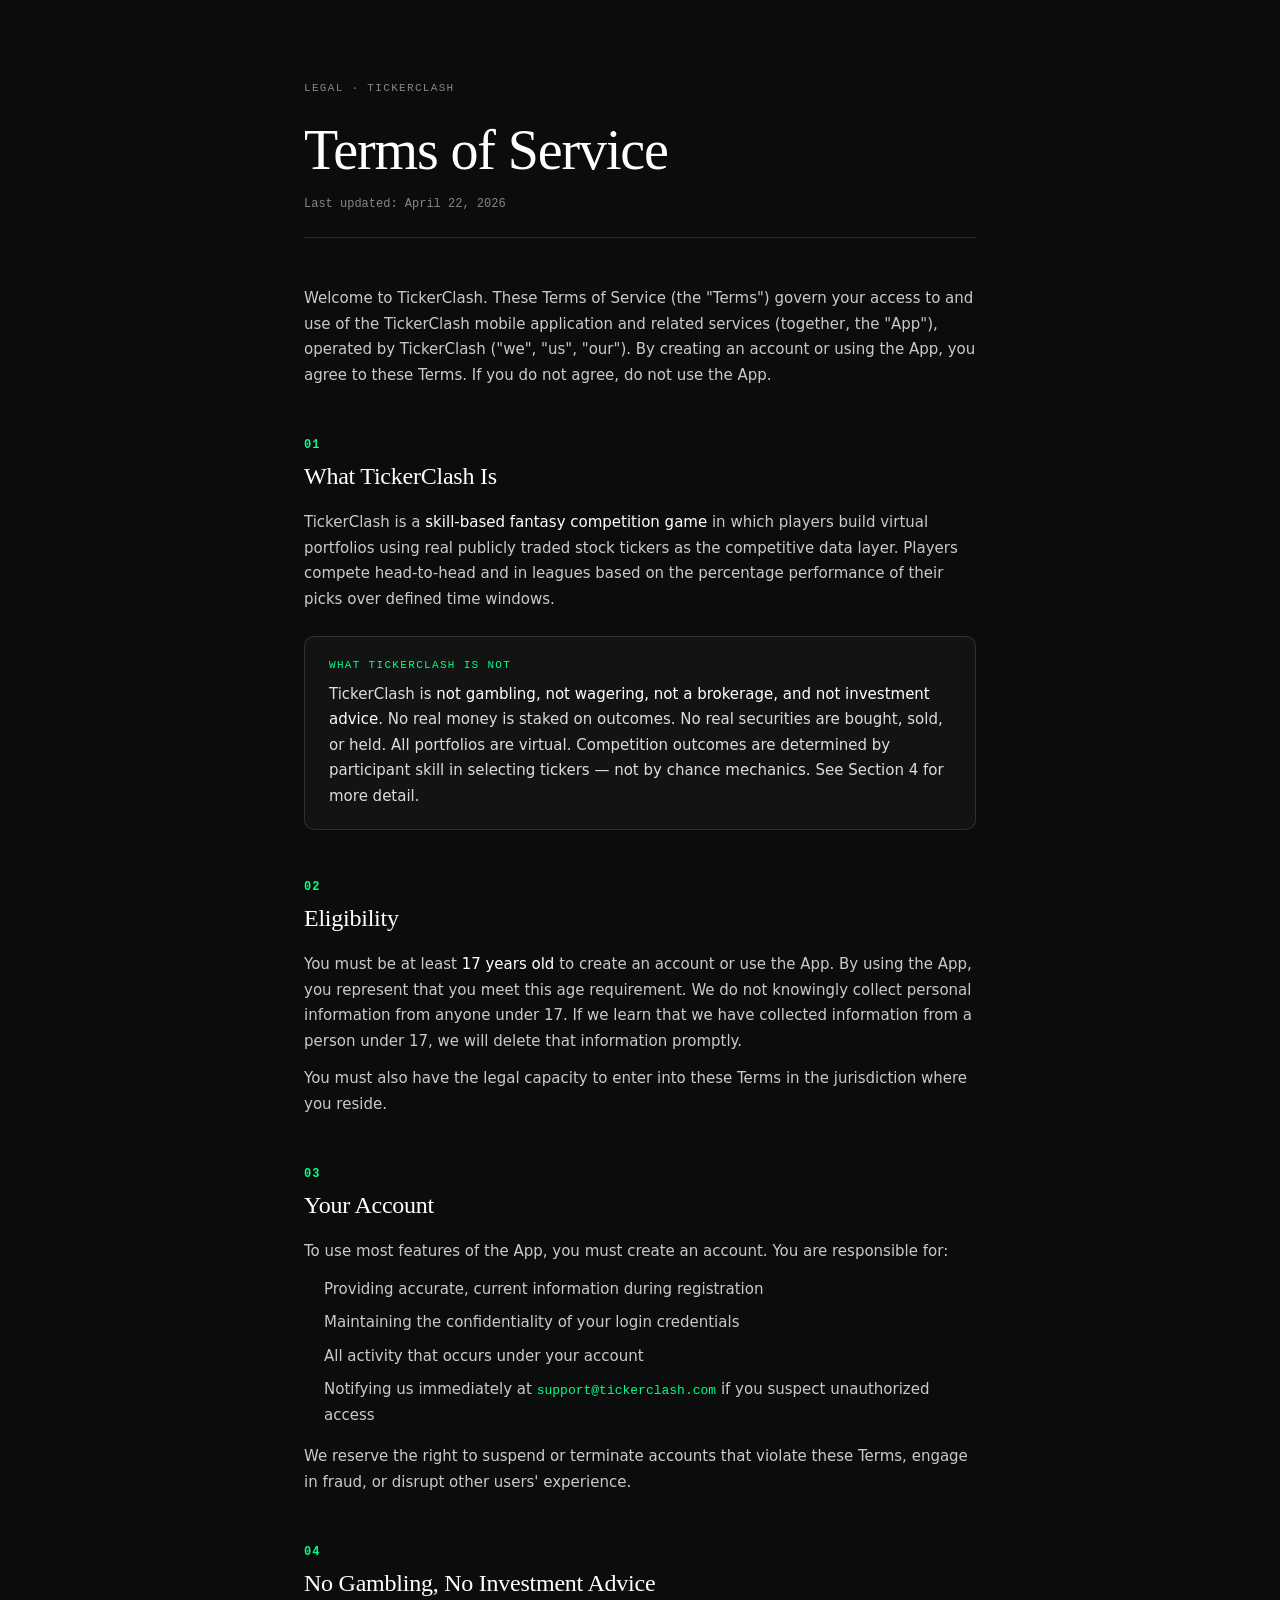
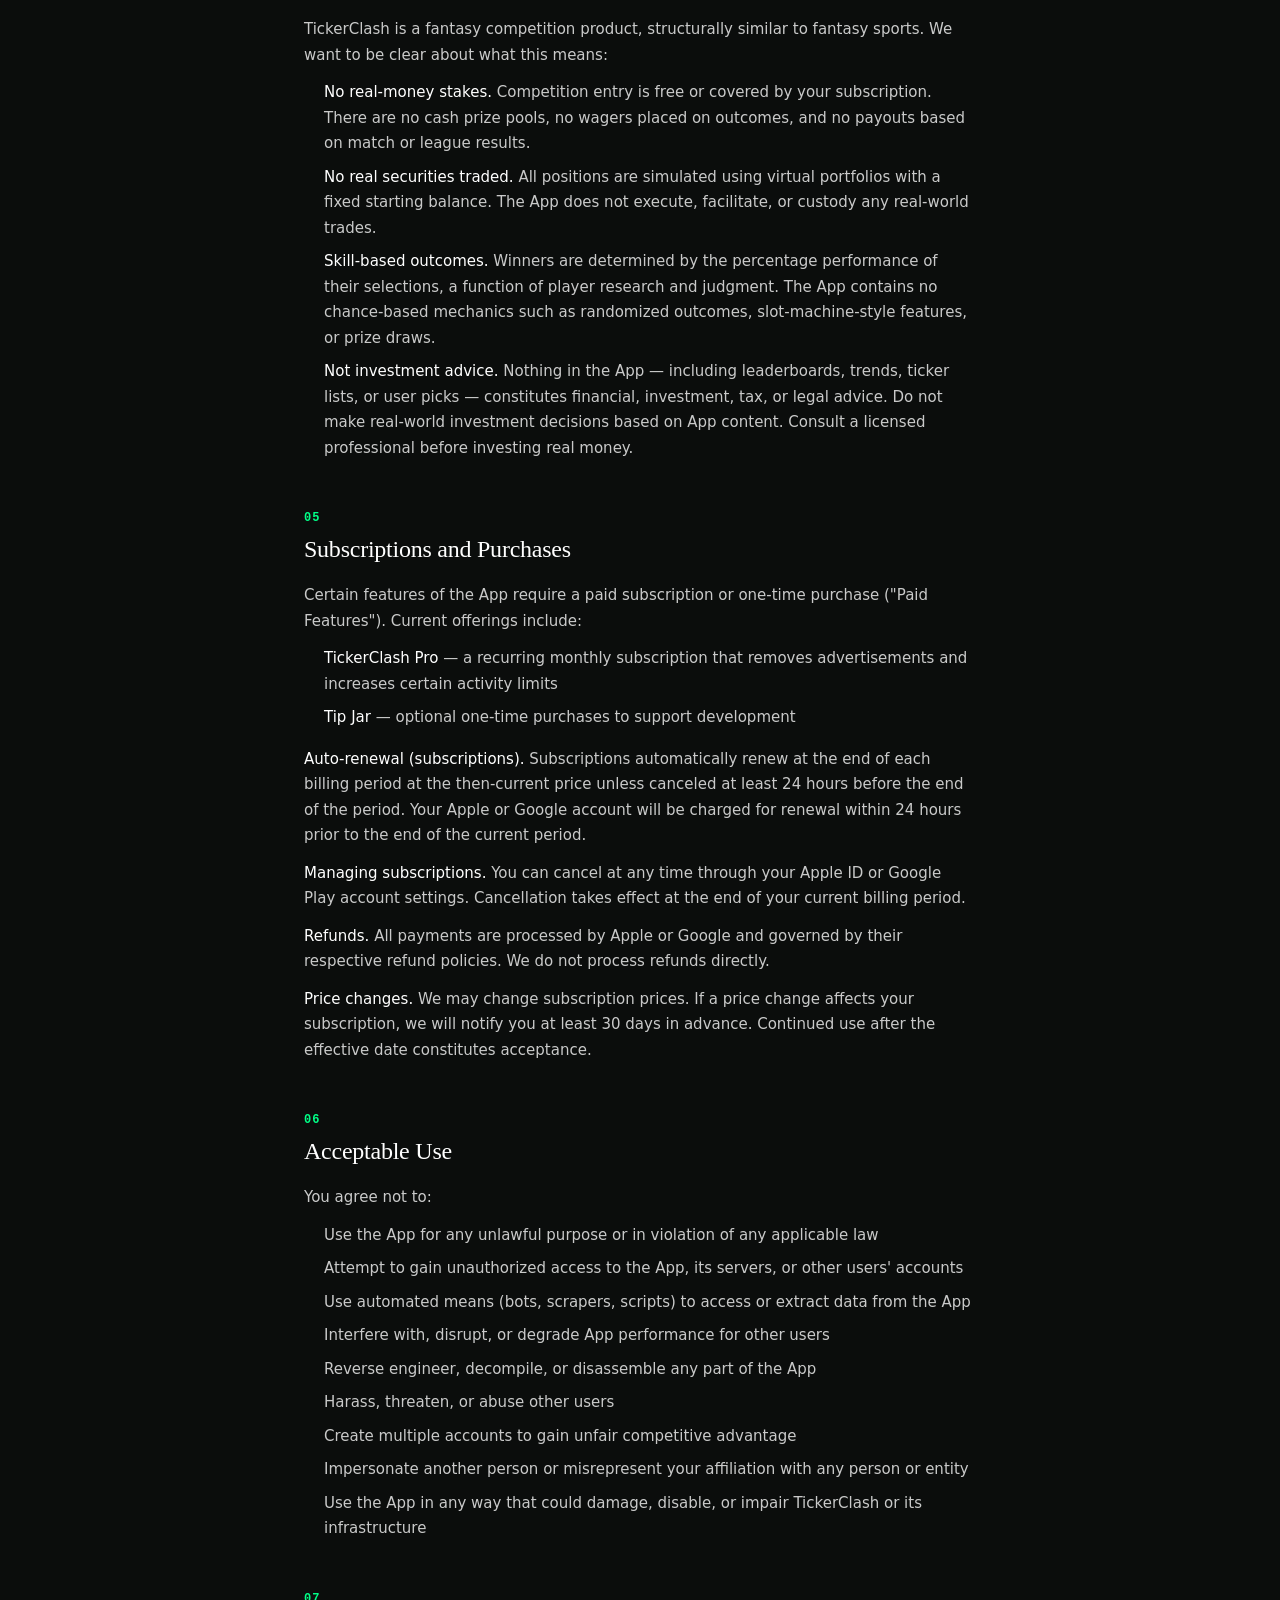
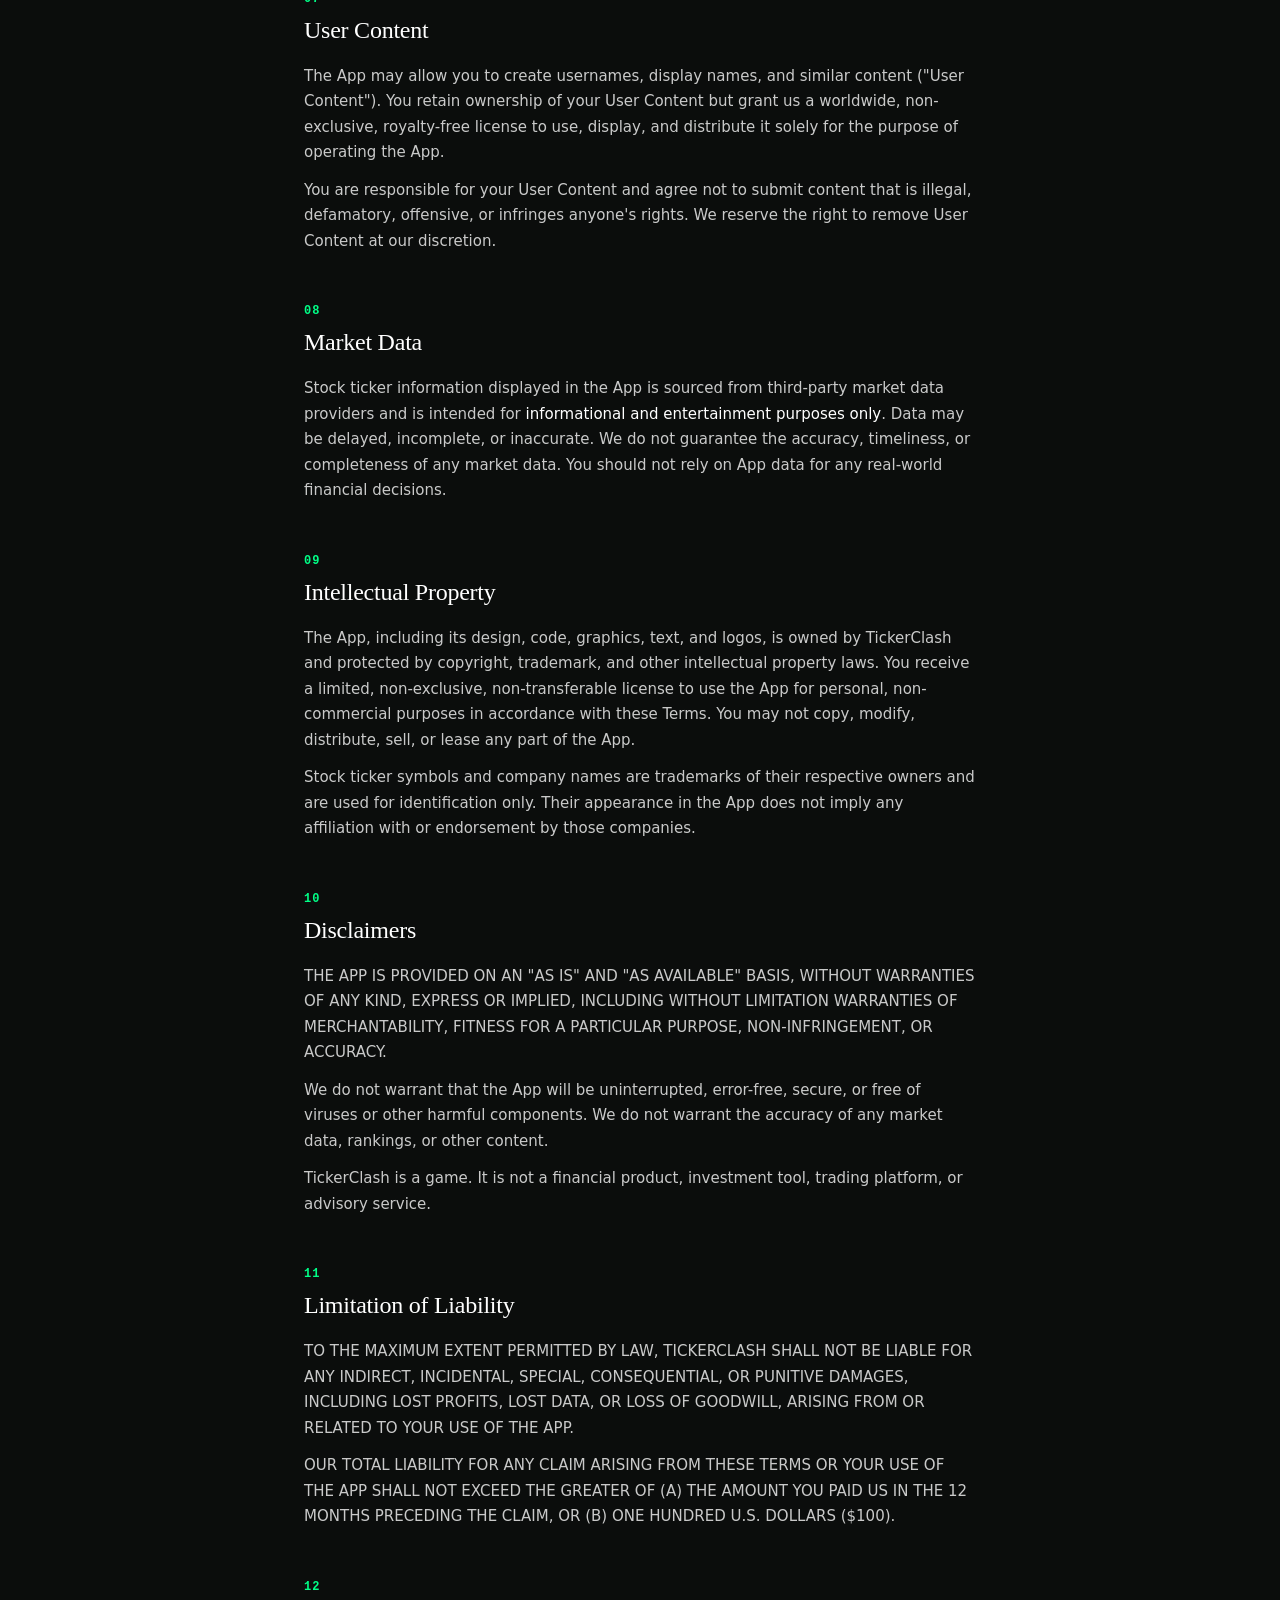
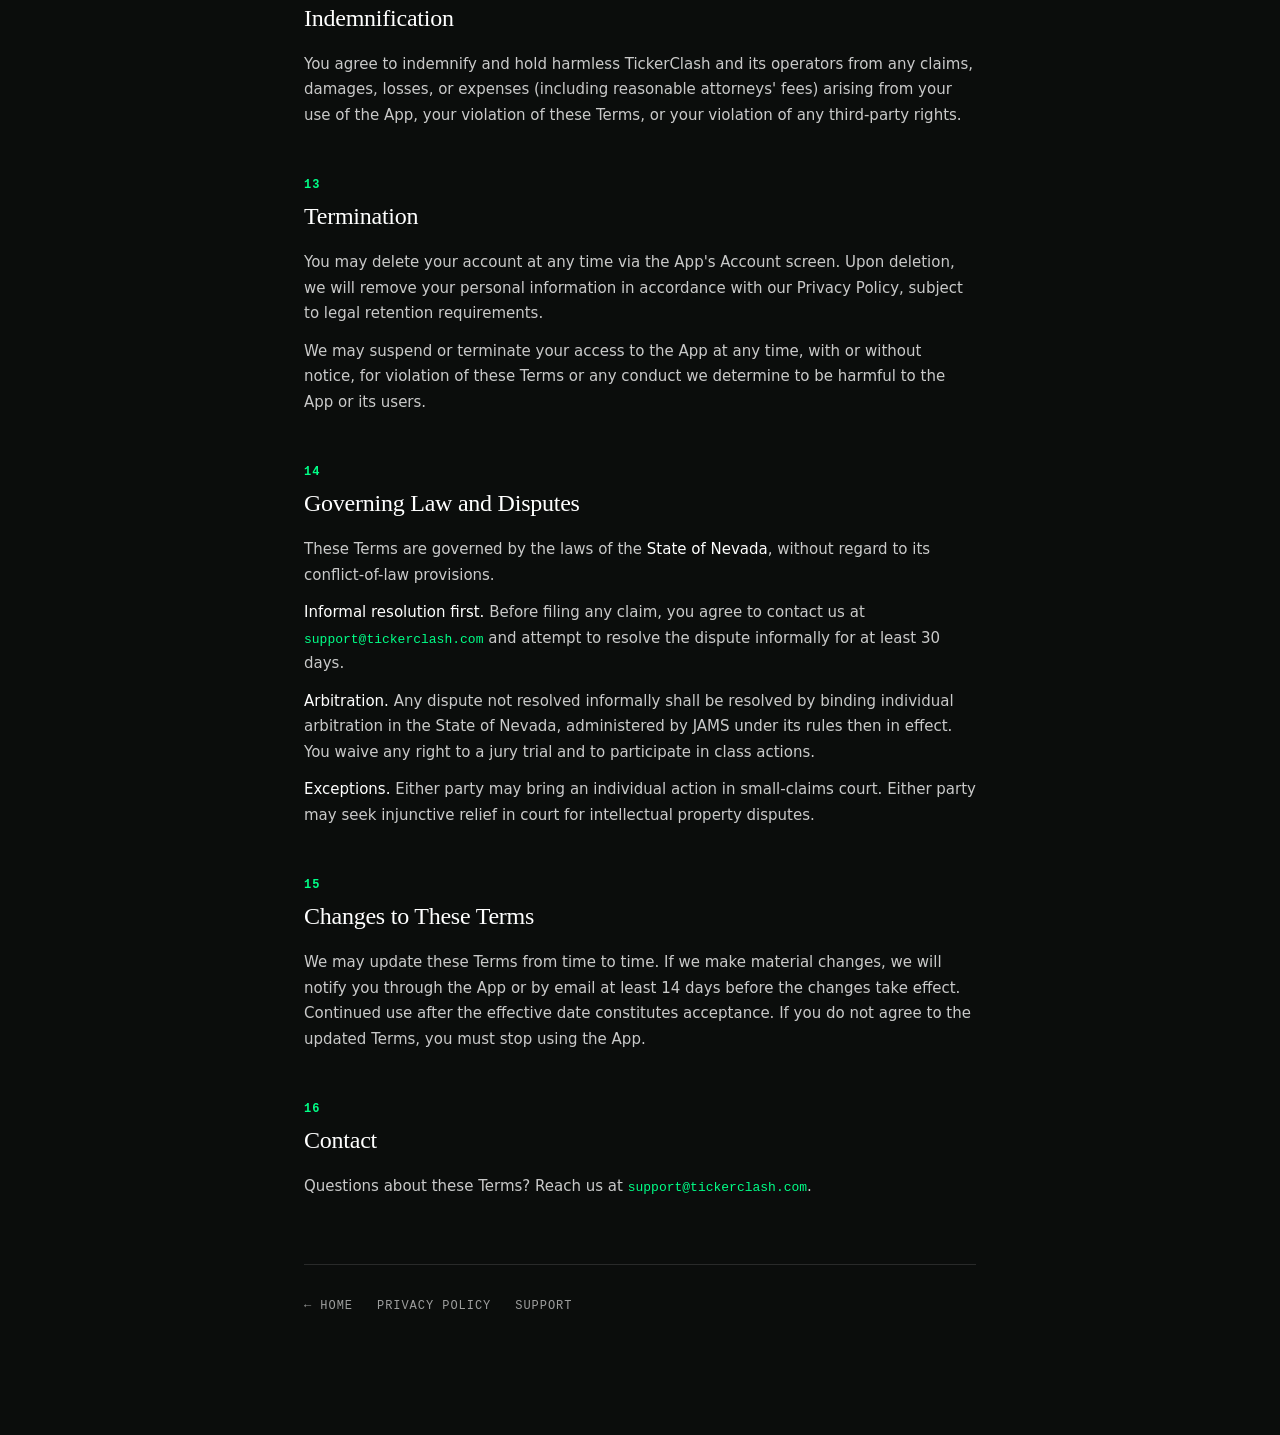
<file: terms-of-service.html>
<!DOCTYPE html>
<html lang="en">
<head>
<!-- Google tag (gtag.js) -->
<script async src="https://www.googletagmanager.com/gtag/js?id=G-EDV371WJP3"></script>
<script>
  window.dataLayer = window.dataLayer || [];
  function gtag(){dataLayer.push(arguments);}
  gtag('js', new Date());
  gtag('config', 'G-EDV371WJP3');
</script>
<meta charset="UTF-8">
<meta name="viewport" content="width=device-width, initial-scale=1.0">
<title>Terms of Service — TickerClash</title>
<meta name="description" content="TickerClash Terms of Service. The rules and conditions for using the TickerClash app.">
<link rel="icon" type="image/png" href="img/favicon-32.png">
<link rel="stylesheet" href="styles.css">
<style>
  /* Legal document overrides — narrow column, long-form reading */
  .legal-shell {
    max-width: 720px;
    margin: 0 auto;
    padding: 80px 24px 120px;
  }
  .legal-eyebrow {
    font-family: 'JetBrains Mono', monospace;
    font-size: 11px;
    letter-spacing: 0.12em;
    text-transform: uppercase;
    color: rgba(255, 255, 255, 0.5);
    margin-bottom: 24px;
  }
  .legal-title {
    font-family: 'Fraunces', serif;
    font-size: 56px;
    font-weight: 400;
    line-height: 1.05;
    letter-spacing: -0.02em;
    margin: 0 0 16px;
    color: #fff;
  }
  .legal-updated {
    font-family: 'JetBrains Mono', monospace;
    font-size: 12px;
    color: rgba(255, 255, 255, 0.5);
    margin-bottom: 48px;
    padding-bottom: 24px;
    border-bottom: 1px solid rgba(255, 255, 255, 0.12);
  }
  .legal-section {
    margin-bottom: 48px;
  }
  .legal-section h2 {
    font-family: 'Fraunces', serif;
    font-size: 24px;
    font-weight: 400;
    letter-spacing: -0.01em;
    color: #fff;
    margin: 0 0 16px;
  }
  .legal-section h2 .legal-num {
    font-family: 'JetBrains Mono', monospace;
    font-size: 12px;
    font-weight: 600;
    color: #00FF87;
    display: block;
    margin-bottom: 4px;
    letter-spacing: 0.08em;
  }
  .legal-section p,
  .legal-section li {
    font-size: 15px;
    line-height: 1.7;
    color: rgba(255, 255, 255, 0.78);
    margin: 0 0 12px;
  }
  .legal-section ul {
    padding-left: 20px;
    margin: 12px 0 16px;
  }
  .legal-section li {
    margin-bottom: 8px;
  }
  .legal-section strong {
    color: #fff;
    font-weight: 500;
  }
  .legal-term {
    font-family: 'JetBrains Mono', monospace;
    font-size: 13px;
    color: #00FF87;
  }
  .legal-callout {
    border: 1px solid rgba(255, 255, 255, 0.12);
    background: rgba(255, 255, 255, 0.03);
    border-radius: 10px;
    padding: 20px 24px;
    margin: 24px 0;
  }
  .legal-callout .legal-callout-label {
    font-family: 'JetBrains Mono', monospace;
    font-size: 11px;
    letter-spacing: 0.12em;
    text-transform: uppercase;
    color: #00FF87;
    margin-bottom: 8px;
  }
  .legal-callout p {
    margin: 0;
    color: rgba(255, 255, 255, 0.85);
  }
  .legal-nav {
    display: flex;
    gap: 24px;
    margin-top: 64px;
    padding-top: 32px;
    border-top: 1px solid rgba(255, 255, 255, 0.12);
    font-family: 'JetBrains Mono', monospace;
    font-size: 12px;
    letter-spacing: 0.08em;
    text-transform: uppercase;
  }
  .legal-nav a {
    color: rgba(255, 255, 255, 0.6);
    text-decoration: none;
    transition: color 0.15s;
  }
  .legal-nav a:hover {
    color: #00FF87;
  }
  @media (max-width: 640px) {
    .legal-shell { padding: 48px 20px 80px; }
    .legal-title { font-size: 40px; }
  }
</style>
</head>
<body>

<main class="legal-shell">

  <div class="legal-eyebrow">Legal · TickerClash</div>
  <h1 class="legal-title">Terms of Service</h1>
  <div class="legal-updated">Last updated: April 22, 2026</div>

  <section class="legal-section">
    <p>Welcome to TickerClash. These Terms of Service (the "Terms") govern your access to and use of the TickerClash mobile application and related services (together, the "App"), operated by TickerClash ("we", "us", "our"). By creating an account or using the App, you agree to these Terms. If you do not agree, do not use the App.</p>
  </section>

  <section class="legal-section">
    <h2><span class="legal-num">01</span>What TickerClash Is</h2>
    <p>TickerClash is a <strong>skill-based fantasy competition game</strong> in which players build virtual portfolios using real publicly traded stock tickers as the competitive data layer. Players compete head-to-head and in leagues based on the percentage performance of their picks over defined time windows.</p>
    <div class="legal-callout">
      <div class="legal-callout-label">What TickerClash is not</div>
      <p>TickerClash is <strong>not gambling, not wagering, not a brokerage, and not investment advice</strong>. No real money is staked on outcomes. No real securities are bought, sold, or held. All portfolios are virtual. Competition outcomes are determined by participant skill in selecting tickers — not by chance mechanics. See Section 4 for more detail.</p>
    </div>
  </section>

  <section class="legal-section">
    <h2><span class="legal-num">02</span>Eligibility</h2>
    <p>You must be at least <strong>17 years old</strong> to create an account or use the App. By using the App, you represent that you meet this age requirement. We do not knowingly collect personal information from anyone under 17. If we learn that we have collected information from a person under 17, we will delete that information promptly.</p>
    <p>You must also have the legal capacity to enter into these Terms in the jurisdiction where you reside.</p>
  </section>

  <section class="legal-section">
    <h2><span class="legal-num">03</span>Your Account</h2>
    <p>To use most features of the App, you must create an account. You are responsible for:</p>
    <ul>
      <li>Providing accurate, current information during registration</li>
      <li>Maintaining the confidentiality of your login credentials</li>
      <li>All activity that occurs under your account</li>
      <li>Notifying us immediately at <span class="legal-term">support@tickerclash.com</span> if you suspect unauthorized access</li>
    </ul>
    <p>We reserve the right to suspend or terminate accounts that violate these Terms, engage in fraud, or disrupt other users' experience.</p>
  </section>

  <section class="legal-section">
    <h2><span class="legal-num">04</span>No Gambling, No Investment Advice</h2>
    <p>TickerClash is a fantasy competition product, structurally similar to fantasy sports. We want to be clear about what this means:</p>
    <ul>
      <li><strong>No real-money stakes.</strong> Competition entry is free or covered by your subscription. There are no cash prize pools, no wagers placed on outcomes, and no payouts based on match or league results.</li>
      <li><strong>No real securities traded.</strong> All positions are simulated using virtual portfolios with a fixed starting balance. The App does not execute, facilitate, or custody any real-world trades.</li>
      <li><strong>Skill-based outcomes.</strong> Winners are determined by the percentage performance of their selections, a function of player research and judgment. The App contains no chance-based mechanics such as randomized outcomes, slot-machine-style features, or prize draws.</li>
      <li><strong>Not investment advice.</strong> Nothing in the App — including leaderboards, trends, ticker lists, or user picks — constitutes financial, investment, tax, or legal advice. Do not make real-world investment decisions based on App content. Consult a licensed professional before investing real money.</li>
    </ul>
  </section>

  <section class="legal-section">
    <h2><span class="legal-num">05</span>Subscriptions and Purchases</h2>
    <p>Certain features of the App require a paid subscription or one-time purchase ("Paid Features"). Current offerings include:</p>
    <ul>
      <li><strong>TickerClash Pro</strong> — a recurring monthly subscription that removes advertisements and increases certain activity limits</li>
      <li><strong>Tip Jar</strong> — optional one-time purchases to support development</li>
    </ul>
    <p><strong>Auto-renewal (subscriptions).</strong> Subscriptions automatically renew at the end of each billing period at the then-current price unless canceled at least 24 hours before the end of the period. Your Apple or Google account will be charged for renewal within 24 hours prior to the end of the current period.</p>
    <p><strong>Managing subscriptions.</strong> You can cancel at any time through your Apple ID or Google Play account settings. Cancellation takes effect at the end of your current billing period.</p>
    <p><strong>Refunds.</strong> All payments are processed by Apple or Google and governed by their respective refund policies. We do not process refunds directly.</p>
    <p><strong>Price changes.</strong> We may change subscription prices. If a price change affects your subscription, we will notify you at least 30 days in advance. Continued use after the effective date constitutes acceptance.</p>
  </section>

  <section class="legal-section">
    <h2><span class="legal-num">06</span>Acceptable Use</h2>
    <p>You agree not to:</p>
    <ul>
      <li>Use the App for any unlawful purpose or in violation of any applicable law</li>
      <li>Attempt to gain unauthorized access to the App, its servers, or other users' accounts</li>
      <li>Use automated means (bots, scrapers, scripts) to access or extract data from the App</li>
      <li>Interfere with, disrupt, or degrade App performance for other users</li>
      <li>Reverse engineer, decompile, or disassemble any part of the App</li>
      <li>Harass, threaten, or abuse other users</li>
      <li>Create multiple accounts to gain unfair competitive advantage</li>
      <li>Impersonate another person or misrepresent your affiliation with any person or entity</li>
      <li>Use the App in any way that could damage, disable, or impair TickerClash or its infrastructure</li>
    </ul>
  </section>

  <section class="legal-section">
    <h2><span class="legal-num">07</span>User Content</h2>
    <p>The App may allow you to create usernames, display names, and similar content ("User Content"). You retain ownership of your User Content but grant us a worldwide, non-exclusive, royalty-free license to use, display, and distribute it solely for the purpose of operating the App.</p>
    <p>You are responsible for your User Content and agree not to submit content that is illegal, defamatory, offensive, or infringes anyone's rights. We reserve the right to remove User Content at our discretion.</p>
  </section>

  <section class="legal-section">
    <h2><span class="legal-num">08</span>Market Data</h2>
    <p>Stock ticker information displayed in the App is sourced from third-party market data providers and is intended for <strong>informational and entertainment purposes only</strong>. Data may be delayed, incomplete, or inaccurate. We do not guarantee the accuracy, timeliness, or completeness of any market data. You should not rely on App data for any real-world financial decisions.</p>
  </section>

  <section class="legal-section">
    <h2><span class="legal-num">09</span>Intellectual Property</h2>
    <p>The App, including its design, code, graphics, text, and logos, is owned by TickerClash and protected by copyright, trademark, and other intellectual property laws. You receive a limited, non-exclusive, non-transferable license to use the App for personal, non-commercial purposes in accordance with these Terms. You may not copy, modify, distribute, sell, or lease any part of the App.</p>
    <p>Stock ticker symbols and company names are trademarks of their respective owners and are used for identification only. Their appearance in the App does not imply any affiliation with or endorsement by those companies.</p>
  </section>

  <section class="legal-section">
    <h2><span class="legal-num">10</span>Disclaimers</h2>
    <p>THE APP IS PROVIDED ON AN "AS IS" AND "AS AVAILABLE" BASIS, WITHOUT WARRANTIES OF ANY KIND, EXPRESS OR IMPLIED, INCLUDING WITHOUT LIMITATION WARRANTIES OF MERCHANTABILITY, FITNESS FOR A PARTICULAR PURPOSE, NON-INFRINGEMENT, OR ACCURACY.</p>
    <p>We do not warrant that the App will be uninterrupted, error-free, secure, or free of viruses or other harmful components. We do not warrant the accuracy of any market data, rankings, or other content.</p>
    <p>TickerClash is a game. It is not a financial product, investment tool, trading platform, or advisory service.</p>
  </section>

  <section class="legal-section">
    <h2><span class="legal-num">11</span>Limitation of Liability</h2>
    <p>TO THE MAXIMUM EXTENT PERMITTED BY LAW, TICKERCLASH SHALL NOT BE LIABLE FOR ANY INDIRECT, INCIDENTAL, SPECIAL, CONSEQUENTIAL, OR PUNITIVE DAMAGES, INCLUDING LOST PROFITS, LOST DATA, OR LOSS OF GOODWILL, ARISING FROM OR RELATED TO YOUR USE OF THE APP.</p>
    <p>OUR TOTAL LIABILITY FOR ANY CLAIM ARISING FROM THESE TERMS OR YOUR USE OF THE APP SHALL NOT EXCEED THE GREATER OF (A) THE AMOUNT YOU PAID US IN THE 12 MONTHS PRECEDING THE CLAIM, OR (B) ONE HUNDRED U.S. DOLLARS ($100).</p>
  </section>

  <section class="legal-section">
    <h2><span class="legal-num">12</span>Indemnification</h2>
    <p>You agree to indemnify and hold harmless TickerClash and its operators from any claims, damages, losses, or expenses (including reasonable attorneys' fees) arising from your use of the App, your violation of these Terms, or your violation of any third-party rights.</p>
  </section>

  <section class="legal-section">
    <h2><span class="legal-num">13</span>Termination</h2>
    <p>You may delete your account at any time via the App's Account screen. Upon deletion, we will remove your personal information in accordance with our Privacy Policy, subject to legal retention requirements.</p>
    <p>We may suspend or terminate your access to the App at any time, with or without notice, for violation of these Terms or any conduct we determine to be harmful to the App or its users.</p>
  </section>

  <section class="legal-section">
    <h2><span class="legal-num">14</span>Governing Law and Disputes</h2>
    <p>These Terms are governed by the laws of the <strong>State of Nevada</strong>, without regard to its conflict-of-law provisions.</p>
    <p><strong>Informal resolution first.</strong> Before filing any claim, you agree to contact us at <span class="legal-term">support@tickerclash.com</span> and attempt to resolve the dispute informally for at least 30 days.</p>
    <p><strong>Arbitration.</strong> Any dispute not resolved informally shall be resolved by binding individual arbitration in the State of Nevada, administered by JAMS under its rules then in effect. You waive any right to a jury trial and to participate in class actions.</p>
    <p><strong>Exceptions.</strong> Either party may bring an individual action in small-claims court. Either party may seek injunctive relief in court for intellectual property disputes.</p>
  </section>

  <section class="legal-section">
    <h2><span class="legal-num">15</span>Changes to These Terms</h2>
    <p>We may update these Terms from time to time. If we make material changes, we will notify you through the App or by email at least 14 days before the changes take effect. Continued use after the effective date constitutes acceptance. If you do not agree to the updated Terms, you must stop using the App.</p>
  </section>

  <section class="legal-section">
    <h2><span class="legal-num">16</span>Contact</h2>
    <p>Questions about these Terms? Reach us at <span class="legal-term">support@tickerclash.com</span>.</p>
  </section>

  <nav class="legal-nav">
    <a href="index.html">← Home</a>
    <a href="privacy-policy.html">Privacy Policy</a>
    <a href="support.html">Support</a>
  </nav>

</main>

</body>
</html>
</file>
<file: styles.css>
/* ============ TickerClash — stylesheet ============ */

*, *::before, *::after { box-sizing: border-box; }
html, body { margin: 0; padding: 0; background: #0B0D0C; color: #F5F1EA; }
body {
  font-family: 'Geist', system-ui, -apple-system, Segoe UI, Roboto, sans-serif;
  font-feature-settings: "ss01","cv11";
  -webkit-font-smoothing: antialiased;
  line-height: 1.5;
}
img { max-width: 100%; display: block; }
a { color: inherit; text-decoration: none; }
ul { list-style: none; padding: 0; margin: 0; }

.serif { font-family: 'Fraunces', Georgia, serif; font-optical-sizing: auto; letter-spacing: -0.02em; }
.mono  { font-family: 'JetBrains Mono', ui-monospace, Menlo, monospace; font-feature-settings: "zero"; }
.italic { font-style: italic; }
.thin { font-weight: 200; }
.accent { color: #00D37E; }
.dim { color: #8A8F8C; }
.gold { color: #facc15; }
.up { color: #00D37E; }
.dn { color: #FF4D5E; }

.px-6 { padding-left: 1.5rem; padding-right: 1.5rem; }

::selection { background: #00D37E; color: #0B0D0C; }
::-webkit-scrollbar { width: 10px; height: 10px; }
::-webkit-scrollbar-thumb { background: #1a1d1b; border-radius: 10px; }
::-webkit-scrollbar-track { background: #0B0D0C; }

/* ==== Grain overlay ==== */
.grain::before {
  content: ""; position: fixed; inset: 0; pointer-events: none; z-index: 60;
  opacity: .05; mix-blend-mode: overlay;
  background-image: url("data:image/svg+xml;utf8,<svg xmlns='http://www.w3.org/2000/svg' width='140' height='140'><filter id='n'><feTurbulence type='fractalNoise' baseFrequency='0.9' numOctaves='2' stitchTiles='stitch'/></filter><rect width='100%25' height='100%25' filter='url(%23n)'/></svg>");
}

/* ==== Layout helpers ==== */
.container { max-width: 1400px; margin: 0 auto; padding: 0 1.5rem; }
@media (min-width: 768px) { .container { padding: 0 2.5rem; } }
.container-wide { max-width: 1400px; margin: 0 auto; padding: 0 1.5rem; }
@media (min-width: 768px) { .container-wide { padding: 0 2.5rem; } }

.hair { border-top: 1px solid rgba(245,241,234,.12); }
.hair-b { border-bottom: 1px solid rgba(245,241,234,.12); }

/* ==== Ticker band ==== */
.ticker-band {
  position: sticky; top: 0; z-index: 50;
  background: rgba(11,13,12,.9); backdrop-filter: blur(8px);
  border-bottom: 1px solid rgba(245,241,234,.12);
  overflow: hidden;
}
.ticker-track {
  display: flex; white-space: nowrap; padding: .5rem 0;
  font-family: 'JetBrains Mono', monospace; font-size: 11px; color: rgba(245,241,234,.7);
  animation: slide 60s linear infinite;
}
@keyframes slide { from { transform: translateX(0); } to { transform: translateX(-50%); } }

/* ==== Nav ==== */
.nav {
  max-width: 1400px; margin: 0 auto; padding: 1.25rem 1.5rem;
  display: flex; align-items: center; justify-content: space-between; gap: 1rem;
}
@media (min-width: 768px) { .nav { padding: 1.25rem 2.5rem; } }
.brand { display: inline-flex; align-items: center; gap: .5rem; }
.brand .serif { font-size: 1.25rem; letter-spacing: -0.02em; }
.nav-links { display: none; gap: 2rem; font-size: .875rem; color: rgba(245,241,234,.8); }
@media (min-width: 768px) { .nav-links { display: flex; } }
.nav-links a:hover { color: #00D37E; transition: color .2s ease; }
.nav-cta {
  padding: .5rem 1rem; border: 1px solid rgba(245,241,234,.3);
  font-size: 11px; letter-spacing: .1em; transition: all .2s ease;
}
.nav-cta:hover { border-color: #00D37E; color: #00D37E; }

/* ==== Hero ==== */
.hero { position: relative; overflow: hidden; }
.hero-bg { position: absolute; inset: 0; opacity: .6; }
.grid-bg {
  background-image:
    linear-gradient(rgba(245,241,234,.04) 1px, transparent 1px),
    linear-gradient(90deg, rgba(245,241,234,.04) 1px, transparent 1px);
  background-size: 48px 48px;
}
.hero-glow {
  position: absolute; top: -10rem; right: -10rem; width: 600px; height: 600px; border-radius: 50%;
  background: radial-gradient(closest-side, rgba(0,211,126,.18), transparent 70%);
}
.hero-inner { position: relative; padding: 2.5rem 1.5rem 5rem; }
@media (min-width: 768px) { .hero-inner { padding: 4rem 2.5rem 7rem; } }
.meta-row {
  display: flex; justify-content: space-between;
  font-size: 11px; letter-spacing: .15em; color: rgba(245,241,234,.6);
  margin-bottom: 2.5rem;
}
.hide-mobile { display: none; }
@media (min-width: 768px) { .hide-mobile { display: inline; } }

.hero-grid {
  display: grid; grid-template-columns: 1fr; gap: 3rem; align-items: center;
}
@media (min-width: 1024px) {
  .hero-grid { grid-template-columns: 7fr 5fr; gap: 3rem; }
}

.live-badge {
  display: inline-flex; align-items: center; gap: .75rem;
  font-size: 11px; letter-spacing: .15em; color: #00D37E; margin-bottom: 1.5rem;
}
.live-dot {
  width: .5rem; height: .5rem; border-radius: 50%; background: #00D37E;
  animation: pulse 1.6s ease-in-out infinite;
}
.live-dot.red { background: #FF4D5E; width: 6px; height: 6px; }
@keyframes pulse { 0%,100%{ opacity: 1; } 50%{ opacity: .35; } }

.hero-h1 {
  font-weight: 300;
  font-size: 13vw;
  line-height: .92;
  margin: 0;
}
@media (min-width: 768px) { .hero-h1 { font-size: 9vw; } }
@media (min-width: 1024px) { .hero-h1 { font-size: 7.5vw; } }

.hero-sub { margin-top: 2rem; max-width: 36rem; color: rgba(245,241,234,.7); font-size: 1.125rem; line-height: 1.6; }

.cta-row { margin-top: 2.5rem; display: flex; flex-wrap: wrap; gap: 1rem; align-items: center; }
.btn {
  display: inline-flex; align-items: center; gap: .75rem;
  padding: 1rem 1.5rem; font-size: 13px; letter-spacing: .15em;
  transition: all .25s ease; cursor: pointer;
}
.btn-primary { background: #00D37E; color: #0B0D0C; }
.btn-primary:hover { background: #E9E3D7; }
.btn-primary span { transition: transform .25s ease; }
.btn-primary:hover span { transform: translateX(3px); }
.btn-ghost { border: 1px solid rgba(245,241,234,.3); color: #E9E3D7; }
.btn-ghost:hover { border-color: #00D37E; color: #00D37E; }
.micro { font-size: 11px; color: rgba(245,241,234,.5); letter-spacing: .15em; }

/* ==== iPhone frame ==== */
.iphone {
  position: relative; aspect-ratio: 390 / 844; max-width: 340px; margin: 0 auto;
  background: #050706; border-radius: 3rem; padding: 10px;
  box-shadow:
    0 0 0 1.5px rgba(245,241,234,.12),
    0 40px 80px -20px rgba(0,0,0,.6),
    0 20px 40px -10px rgba(0,211,126,.15);
}
.iphone::before {
  content: ""; position: absolute; top: 22px; left: 50%; transform: translateX(-50%);
  width: 110px; height: 32px; background: #000; border-radius: 18px; z-index: 3;
}
.iphone-screen {
  position: relative; width: 100%; height: 100%;
  border-radius: 2.3rem; overflow: hidden; background: #000;
}
.iphone-screen img { width: 100%; height: 100%; object-fit: cover; object-position: top; }
.iphone.small { max-width: 240px; }

.hero-phone { position: relative; }
.hero-phone::after {
  content: ""; position: absolute; inset: -20% -10% -10% -10%;
  background: radial-gradient(closest-side, rgba(0,211,126,.22), transparent 70%);
  filter: blur(40px); z-index: -1;
}
.phone-label { font-size: 10px; letter-spacing: .15em; color: #00D37E; margin-bottom: 1rem; display: flex; align-items: center; gap: .5rem; }
.phone-caption { margin-top: 1rem; text-align: center; font-size: 11px; color: rgba(245,241,234,.5); letter-spacing: .12em; }

.float { animation: float 6s ease-in-out infinite; }
@keyframes float { 0%,100% { transform: translateY(0); } 50% { transform: translateY(-8px); } }

/* ==== Stats strip ==== */
.stats { border-top: 1px solid rgba(245,241,234,.12); border-bottom: 1px solid rgba(245,241,234,.12); padding: 2.5rem 1.5rem; }
@media (min-width: 768px) { .stats { padding: 2.5rem 2.5rem; } }
.stats-grid {
  display: grid; grid-template-columns: repeat(2, 1fr); gap: 2rem;
  align-items: start;
  max-width: 1400px; margin: 0 auto;
}
@media (min-width: 768px) { .stats-grid { grid-template-columns: repeat(4, 1fr); } }
.stat-label { font-size: 10px; letter-spacing: .15em; color: rgba(245,241,234,.5); }
.stat-val { font-size: 1.9rem; line-height: 1.1; margin-top: .5rem; overflow-wrap: break-word; }
@media (min-width: 768px) { .stat-val { font-size: 2.5rem; } }

/* ==== Sections ==== */
.section { padding: 5rem 0; position: relative; }
@media (min-width: 768px) { .section { padding: 7rem 0; } }
.section-alt { background: #0B0D0C; border-top: 1px solid rgba(245,241,234,.12); border-bottom: 1px solid rgba(245,241,234,.12); }

.section-head {
  display: flex; align-items: flex-end; justify-content: space-between;
  flex-wrap: wrap; gap: 1.5rem; margin-bottom: 4rem;
}
.section-tag { font-size: 11px; letter-spacing: .15em; color: #00D37E; }
.section-h2 { font-size: 3rem; line-height: .95; margin: 1rem 0 0; max-width: 56rem; }
@media (min-width: 768px) { .section-h2 { font-size: 4.5rem; } }
.section-kicker {
  font-size: 12px; letter-spacing: .1em; text-transform: uppercase;
  color: rgba(245,241,234,.6); max-width: 24rem;
}

/* ==== Features ==== */
.feat-grid {
  display: grid; grid-template-columns: 1fr; gap: 1px;
  background: rgba(245,241,234,.1);
}
@media (min-width: 768px) { .feat-grid { grid-template-columns: repeat(3, 1fr); } }
.feat {
  background: #0B0D0C; padding: 2rem; border: 1px solid transparent;
  transition: transform .4s ease, border-color .4s ease;
}
.feat:hover { transform: translateY(-4px); border-color: rgba(0,211,126,.5); }
.feat-head { display: flex; justify-content: space-between; align-items: flex-start; margin-bottom: 1.5rem; }
.feat-num { font-size: 11px; color: rgba(245,241,234,.4); }
.feat h3 { font-size: 1.5rem; margin: 0 0 .75rem; }
.feat p { color: rgba(245,241,234,.7); font-size: .875rem; line-height: 1.6; margin: 0; }

/* ==== App showcase ==== */
.app-section { position: relative; overflow: hidden; }
.app-glow {
  position: absolute; top: 0; right: 0; width: 500px; height: 500px; border-radius: 50%;
  opacity: .4; background: radial-gradient(closest-side, rgba(0,211,126,.2), transparent 70%);
}

.showcase {
  display: grid; grid-template-columns: 1fr; gap: 3rem; align-items: center; margin-bottom: 7rem;
}
@media (min-width: 1024px) {
  .showcase { grid-template-columns: 7fr 5fr; gap: 3rem; }
  .showcase.reverse { grid-template-columns: 5fr 7fr; }
  .showcase .order-1 { order: -1; }
  .showcase .order-2 { order: 2; }
}
.showcase-h3 { font-size: 2.25rem; line-height: .95; margin: 1rem 0 1.5rem; }
@media (min-width: 768px) { .showcase-h3 { font-size: 3.5rem; } }
.showcase-text p { color: rgba(245,241,234,.7); font-size: 1.125rem; line-height: 1.6; margin-bottom: 2rem; max-width: 36rem; }

.mini-stats, .stat-cards { display: grid; grid-template-columns: repeat(3, 1fr); gap: 1rem; max-width: 28rem; }
.mini-stats > div { border-left: 1px solid #00D37E; padding-left: .75rem; }
.mini-stats .big, .stat-cards .big { font-size: 1.5rem; margin-top: .25rem; }
.stat-cards > div { padding: 1rem; border: 1px solid rgba(245,241,234,.15); }
.stat-cards .micro { font-size: 10px; color: rgba(245,241,234,.5); letter-spacing: .1em; }
.mini-stats .micro { font-size: 10px; color: rgba(245,241,234,.5); letter-spacing: .1em; }

.tick-list li { padding-left: 0; margin-bottom: .75rem; font-size: .875rem; color: rgba(245,241,234,.8); }
.tick-list li::before { content: "→"; color: #00D37E; margin-right: .6rem; font-weight: 700; }

.dual-grid { display: grid; grid-template-columns: 1fr; gap: 2.5rem; }
@media (min-width: 768px) { .dual-grid { grid-template-columns: 1fr 1fr; } }
.dual-card { padding: 2rem; border: 1px solid rgba(245,241,234,.15); transition: all .4s ease; }
.dual-card:hover { transform: translateY(-4px); border-color: rgba(0,211,126,.5); }
.dual-h3 { font-size: 1.75rem; margin: 1rem 0 1rem; }
.dual-card p { color: rgba(245,241,234,.7); font-size: .875rem; line-height: 1.6; margin-bottom: 1.5rem; }

/* ==== Modes ==== */
.modes-grid { display: grid; grid-template-columns: 1fr; gap: 1.5rem; }
@media (min-width: 768px) { .modes-grid { grid-template-columns: 1fr 1fr; } }
.mode-card {
  padding: 2.5rem; border: 1px solid rgba(245,241,234,.15);
  background: linear-gradient(135deg, #0B0D0C 0%, #0D1311 100%);
  transition: all .4s ease;
}
.mode-card:hover { transform: translateY(-4px); border-color: rgba(0,211,126,.5); }
.mode-head { display: flex; justify-content: space-between; margin-bottom: 2rem; font-size: 11px; letter-spacing: .15em; }
.mode-head .dim { color: rgba(245,241,234,.5); }
.mode-h3 { font-size: 2.25rem; line-height: 1; margin: 0 0 1rem; }
@media (min-width: 768px) { .mode-h3 { font-size: 3rem; } }
.mode-card > p { color: rgba(245,241,234,.7); margin: 0 0 2rem; max-width: 28rem; }

/* ==== Steps ==== */
.steps-grid { display: grid; grid-template-columns: 1fr; gap: 0; }
@media (min-width: 768px) { .steps-grid { grid-template-columns: repeat(4, 1fr); } }
.step { padding: 2rem; border-right: 1px solid rgba(245,241,234,.1); }
.step:last-child { border-right: none; }
.step-num { font-size: 4.5rem; color: #00D37E; line-height: 1; }
.step h3 { font-size: 1.5rem; margin: 1.5rem 0 .75rem; }
.step p { color: rgba(245,241,234,.7); font-size: .875rem; margin: 0; }

/* ==== Ranks ==== */
.section-ranks { background: linear-gradient(to bottom, #0B0D0C, #070908); border-top: 1px solid rgba(245,241,234,.12); border-bottom: 1px solid rgba(245,241,234,.12); }
.ranks-grid {
  display: grid; grid-template-columns: repeat(5, 1fr); gap: 0;
  border-top: 1px solid rgba(245,241,234,.12);
  border-bottom: 1px solid rgba(245,241,234,.12);
}
.rank {
  padding: 1.5rem .75rem; text-align: center; border-right: 1px solid rgba(245,241,234,.1); position: relative;
}
.rank:last-child { border-right: none; }
@media (min-width: 768px) { .rank { padding: 2.5rem; } }
.rank svg { margin: 0 auto 1.5rem; }
.rank-tier { font-size: 10px; letter-spacing: .15em; color: rgba(245,241,234,.5); }
.rank-name { font-size: 1.125rem; margin-top: .25rem; }
.rank-pts { font-size: 10px; color: rgba(245,241,234,.4); margin-top: .5rem; }
.elite-tag { position: absolute; top: .75rem; right: .75rem; font-size: 9px; letter-spacing: .15em; color: #00D37E; }

/* ==== Pull quote marquee ==== */
.pull-quote {
  overflow: hidden; padding: 1.5rem 0; background: #00D37E; color: #0B0D0C;
  border-top: 1px solid rgba(245,241,234,.1); border-bottom: 1px solid rgba(245,241,234,.1);
}
.pull-track {
  display: flex; white-space: nowrap; animation: slide 120s linear infinite;
}
.pull-track span { font-size: 2.5rem; padding: 0 2rem; }
@media (min-width: 768px) { .pull-track span { font-size: 4rem; } }

/* ==== Final CTA ==== */
.cta-section { position: relative; overflow: hidden; }
.cta-grid-bg { position: absolute; inset: 0; opacity: .4; }
.cta-glow {
  position: absolute; top: 50%; left: 50%; transform: translate(-50%, -50%);
  width: 800px; height: 800px; border-radius: 50%;
  background: radial-gradient(closest-side, rgba(0,211,126,.15), transparent 70%);
}
.cta-inner { position: relative; padding: 7rem 1.5rem; }
@media (min-width: 768px) { .cta-inner { padding: 10rem 2.5rem; } }
.cta-grid { display: grid; grid-template-columns: 1fr; gap: 3rem; align-items: center; }
@media (min-width: 1024px) { .cta-grid { grid-template-columns: 7fr 5fr; } }
.cta-text { text-align: center; }
@media (min-width: 1024px) { .cta-text { text-align: left; } }
.cta-h2 { font-size: 4rem; line-height: .9; margin: 1.5rem 0 2rem; }
@media (min-width: 768px) { .cta-h2 { font-size: 6rem; } }
.cta-text > p { color: rgba(245,241,234,.7); font-size: 1.125rem; max-width: 36rem; margin: 0 auto 3rem; }
@media (min-width: 1024px) { .cta-text > p { margin-left: 0; } }
.cta-text .cta-row { justify-content: center; }
@media (min-width: 1024px) { .cta-text .cta-row { justify-content: flex-start; } }

.cta-icon { position: relative; max-width: 380px; margin: 0 auto; }
.icon-glow {
  position: absolute; inset: -1.5rem; border-radius: 2rem; opacity: .6; filter: blur(40px);
  background: radial-gradient(closest-side, rgba(0,211,126,.35), transparent 70%);
}
.icon-img { position: relative; border-radius: 32px; width: 100%; border: 1px solid rgba(245,241,234,.1); box-shadow: 0 25px 50px -12px rgba(0,0,0,.25); }

/* ==== Footer ==== */
.footer { background: #0B0D0C; border-top: 1px solid rgba(245,241,234,.12); }
.footer-grid {
  display: grid; grid-template-columns: 1fr; gap: 2.5rem;
  padding: 4rem 1.5rem;
}
@media (min-width: 768px) { .footer-grid { grid-template-columns: 2fr 1fr 1fr; padding: 4rem 2.5rem; } }
.footer-brand p { color: rgba(245,241,234,.6); font-size: .875rem; max-width: 24rem; line-height: 1.6; margin: 1rem 0; }
.footer-social { display: flex; gap: 1rem; margin-top: 1.5rem; font-size: 12px; }
.footer-social a { color: rgba(245,241,234,.6); transition: color .2s ease; }
.footer-social a:hover { color: #00D37E; }
.footer-head { font-size: 11px; letter-spacing: .15em; color: rgba(245,241,234,.4); margin-bottom: 1rem; }
.footer li a { color: #F5F1EA; font-size: .875rem; transition: color .2s ease; }
.footer li { margin-bottom: .5rem; }
.footer li a:hover { color: #00D37E; }
.footer-disclaimer { border-top: 1px solid rgba(245,241,234,.12); padding: 2rem 0; }
.footer-disclaimer p { font-size: 12px; color: rgba(245,241,234,.5); line-height: 1.6; margin: .5rem 0 0; }
.footer-bottom { border-top: 1px solid rgba(245,241,234,.12); padding: 1.5rem 0; }
.footer-bottom-row {
  display: flex; justify-content: space-between; align-items: center;
  font-size: 11px; letter-spacing: .15em; color: rgba(245,241,234,.4);
}

/* ==== Subpage hero ==== */
.subpage-hero {
  padding: 4rem 0 3rem; position: relative; overflow: hidden;
  border-bottom: 1px solid rgba(245,241,234,.12);
}
.subpage-hero .grid-bg { position: absolute; inset: 0; opacity: .4; }
.subpage-hero-inner { position: relative; }
.subpage-h1 { font-size: 4rem; line-height: .95; margin: 1rem 0 0; }
@media (min-width: 768px) { .subpage-h1 { font-size: 6rem; } }
.subpage-kicker { color: rgba(245,241,234,.6); margin-top: 1rem; font-size: 1rem; }
.crumb { font-size: 11px; letter-spacing: .15em; color: rgba(245,241,234,.5); margin-bottom: 0; }
.crumb a { color: #00D37E; }

/* ==== Prose (privacy/support) ==== */
.prose {
  max-width: 52rem; margin: 0 auto; padding: 4rem 0;
  font-size: 1rem; line-height: 1.7; color: rgba(245,241,234,.85);
}
.prose h2 {
  font-family: 'Fraunces', serif; font-size: 1.75rem; letter-spacing: -0.02em;
  margin: 3rem 0 1rem; padding-top: 2rem; border-top: 1px solid rgba(245,241,234,.12);
  color: #F5F1EA;
}
.prose h2:first-of-type { border-top: none; padding-top: 0; margin-top: 0; }
.prose h2 .num {
  font-family: 'JetBrains Mono', monospace; font-size: 12px; letter-spacing: .15em;
  color: #00D37E; display: block; margin-bottom: .5rem;
}
.prose p { margin: 1rem 0; }
.prose ul { margin: 1rem 0; padding-left: 0; }
.prose ul li {
  padding-left: 1.5rem; position: relative; margin-bottom: .5rem;
}
.prose ul li::before { content: "→"; color: #00D37E; position: absolute; left: 0; font-weight: 700; }
.prose a { color: #00D37E; border-bottom: 1px solid rgba(0,211,126,.3); }
.prose a:hover { border-color: #00D37E; }
.prose .updated {
  font-family: 'JetBrains Mono', monospace; font-size: 11px; letter-spacing: .15em;
  color: rgba(245,241,234,.5); margin-bottom: 2rem;
}

/* ==== FAQ (details/summary) ==== */
.faq { max-width: 52rem; margin: 0 auto; padding: 0 0 4rem; }
.faq-item {
  border-top: 1px solid rgba(245,241,234,.12); padding: 1.5rem 0;
}
.faq-item[open] { border-color: rgba(0,211,126,.3); }
.faq-item summary {
  list-style: none; cursor: pointer; display: flex; align-items: center; justify-content: space-between;
  font-family: 'Fraunces', serif; font-size: 1.25rem; letter-spacing: -0.02em;
  transition: color .2s ease;
}
.faq-item summary:hover { color: #00D37E; }
.faq-item summary::-webkit-details-marker { display: none; }
.faq-item summary::after {
  content: "+"; font-family: 'JetBrains Mono', monospace; font-size: 1.5rem; color: #00D37E;
  transition: transform .3s ease;
}
.faq-item[open] summary::after { content: "−"; }
.faq-item .answer { margin-top: 1rem; color: rgba(245,241,234,.75); line-height: 1.7; }

/* Contact card (support) */
.contact-card {
  max-width: 52rem; margin: 0 auto 3rem; padding: 2.5rem;
  border: 1px solid rgba(245,241,234,.15);
  background: linear-gradient(135deg, #0B0D0C 0%, #0D1311 100%);
}
.contact-card h2 {
  font-family: 'Fraunces', serif; font-size: 1.75rem; margin: 0 0 .5rem;
}
.contact-card p { margin: 0 0 1.5rem; color: rgba(245,241,234,.7); }
.contact-email {
  display: inline-flex; align-items: center; gap: .75rem;
  font-family: 'JetBrains Mono', monospace; font-size: .875rem; letter-spacing: .05em;
  padding: .75rem 1.25rem; border: 1px solid #00D37E; color: #00D37E;
  transition: all .25s ease;
}
.contact-email:hover { background: #00D37E; color: #0B0D0C; }
</file>
